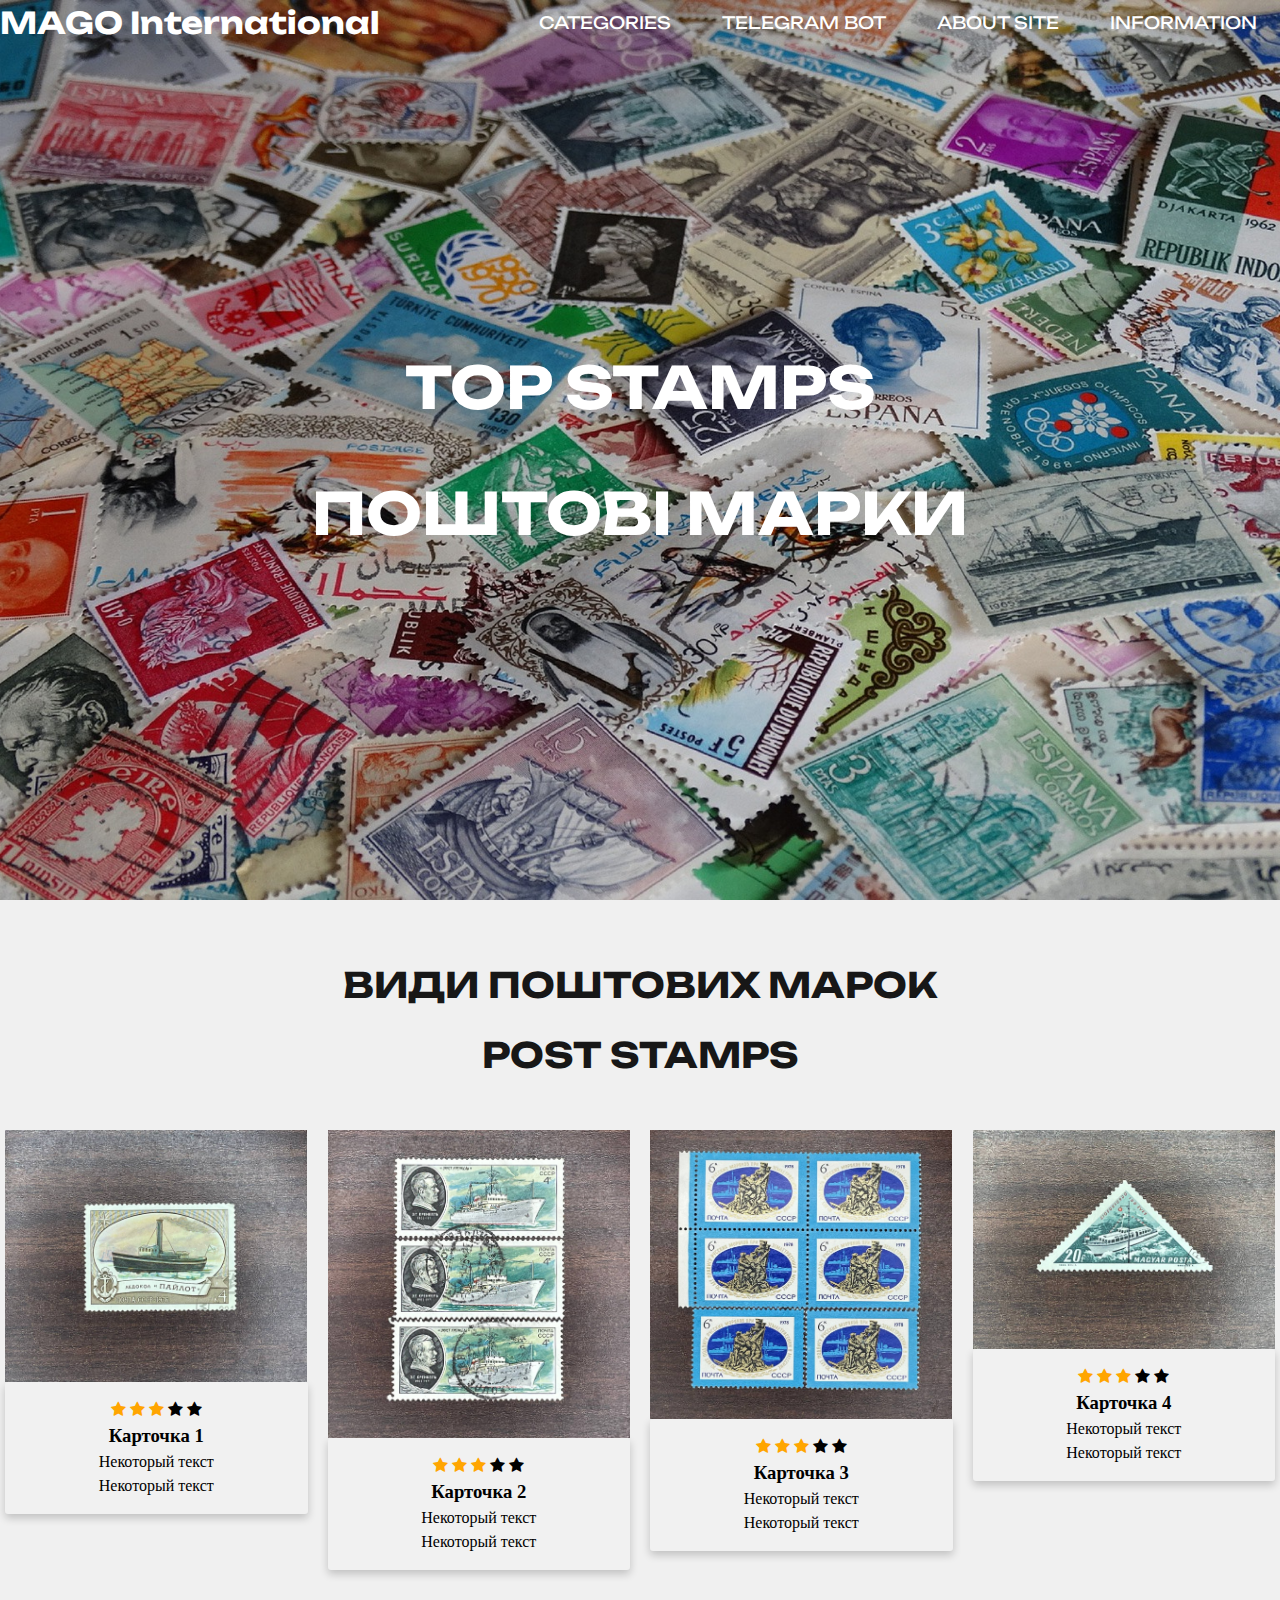
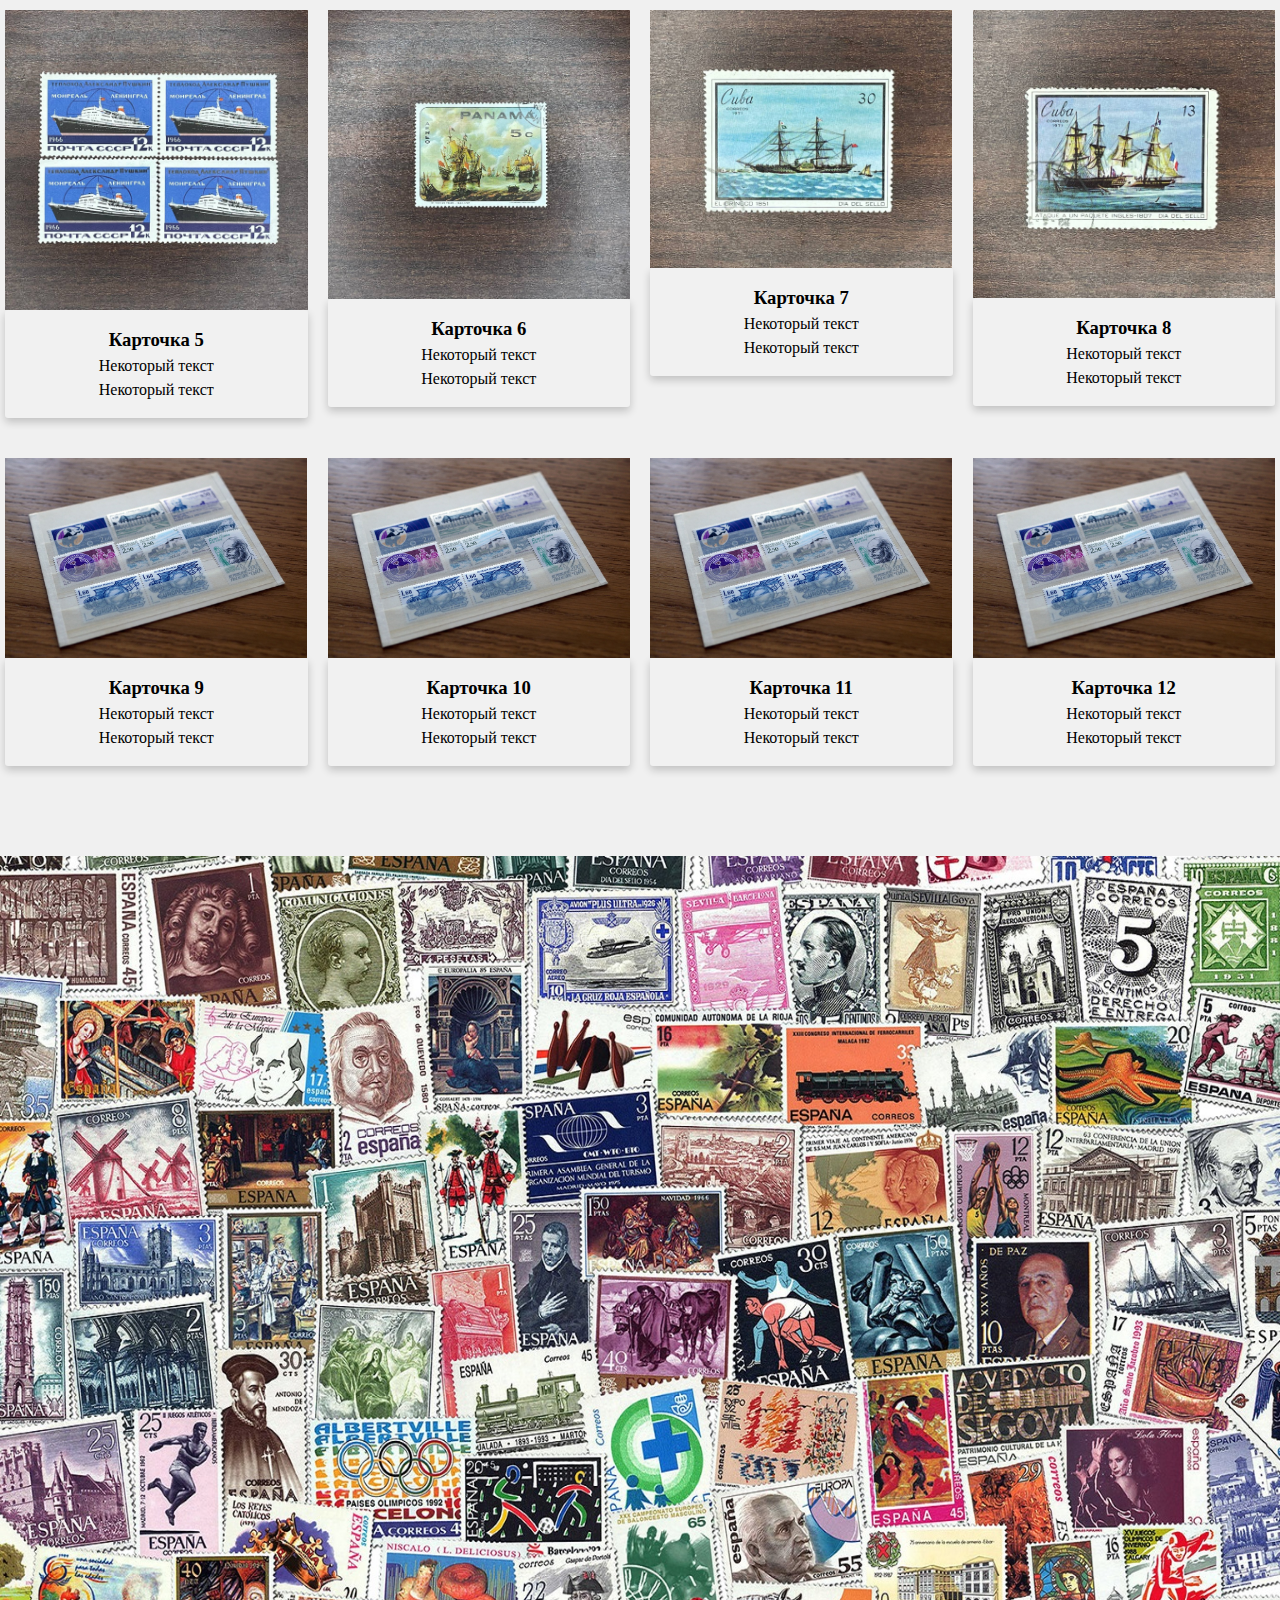
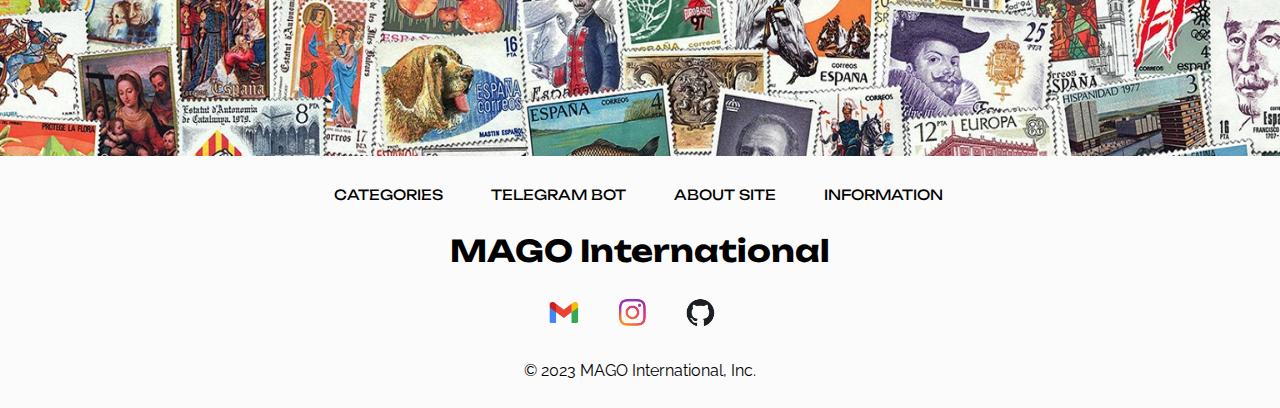
<file: index.html>
<!DOCTYPE html>
<html lang="en">
    <head>
        <meta charset="utf-8">

        <link rel="stylesheet" href="/ready-html/css/main.css">
        <link rel="stylesheet" href="style/style.css">


        <meta http-equiv="X-UA-Compatible" content="IE-edge">
        <meta name="viewport" content="width=device-width, initial-scale=1">



        <link rel="preconnect" href="https://fonts.googleapis.com">
        <link rel="preconnect" href="https://fonts.gstatic.com" crossorigin>
        <link href="https://fonts.googleapis.com/css2?family=Bebas+Neue&family=Raleway:wght@300&family=Unbounded:wght@500&display=swap" rel="stylesheet">



        <link rel="stylesheet" href="https://cdnjs.cloudflare.com/ajax/libs/font-awesome/4.7.0/css/font-awesome.min.css">

        <title>TesT Marok</title> 
    </head>
    <body>
        <header class="header">
            <div class="container">
                <div class="header__iner">
                    <div class="header__logo">MAGO International</div>

                    <nav class="nav">
                        <a href="/ready-html/index.html" class="nav__link btn_primary">Categories</a>
                        <a href="#" class="nav__link btn_primary">Telegram Bot</a>
                        <a href="#" class="nav__link btn_primary">About Site</a>
                        <a href="#" class="nav__link btn_primary">Information</a>
                    </nav>

                </div>
            </div>
        </header>

        <div class="intro">
            <div class="container">
                <div class="intro__inner">
                    <h1 class="intro__title">TOP STAMPS
                        <P class="intro__title_2">ПОШТОВІ МАРКИ</P>
                    </h1>

                </div>
            </div>
        </div>

        <section class="section">
            <div class="container">

                <div class="section__header">
                    <h1 class="section__logo">ВИДИ ПОШТОВИХ МАРОК
                        <p class="section__logo_2">POST STAMPS</p>
                    </h1>
                </div>
               
                <div class="row">
                    <div class="column">
                      <img src="img/photo_1_2023-01-01_18-55-32.jpg" alt="none">
                      <div class="card">
                        <span class="fa fa-star checked"></span>
                        <span class="fa fa-star checked"></span>
                        <span class="fa fa-star checked"></span>
                        <span class="fa fa-star"></span>
                        <span class="fa fa-star"></span>

                        <h3>Карточка 1</h3>
                        <p>Некоторый текст</p>
                        <p>Некоторый текст</p>
                      </div>
                    </div>
                  
                    <div class="column">
                      <img src="img/stamps1.jpg" alt="none">
                      <div class="card">
                        <span class="fa fa-star checked"></span>
                        <span class="fa fa-star checked"></span>
                        <span class="fa fa-star checked"></span>
                        <span class="fa fa-star"></span>
                        <span class="fa fa-star"></span>

                        <h3>Карточка 2</h3>
                        <p>Некоторый текст</p>
                        <p>Некоторый текст</p>
                      </div>
                    </div>
                    
                    <div class="column">
                        <img src="img/photo_3_2023-01-01_18-55-32.jpg" alt="none">
                      <div class="card">

                        <span class="fa fa-star checked"></span>
                        <span class="fa fa-star checked"></span>
                        <span class="fa fa-star checked"></span>
                        <span class="fa fa-star"></span>
                        <span class="fa fa-star"></span>

                        <h3>Карточка 3</h3>
                        <p>Некоторый текст</p>
                        <p>Некоторый текст</p>
                      </div>
                    </div>
                    
                    <div class="column">
                        <img src="img/photo_4_2023-01-01_18-55-32.jpg" alt="none">
                      <div class="card">

                        <span class="fa fa-star checked"></span>
                        <span class="fa fa-star checked"></span>
                        <span class="fa fa-star checked"></span>
                        <span class="fa fa-star"></span>
                        <span class="fa fa-star"></span>

                        <h3>Карточка 4</h3>
                        <p>Некоторый текст</p>
                        <p>Некоторый текст</p>
                      </div>
                    </div>
                  </div>

        

                  <div class="row">
                    <div class="column">
                        <img src="img/photo_5_2023-01-01_18-55-32.jpg" alt="none">
                      <div class="card">
                        <h3>Карточка 5</h3>
                        <p>Некоторый текст</p>
                        <p>Некоторый текст</p>
                      </div>
                    </div>
                  
                    <div class="column">
                        <img src="img/photo_6_2023-01-01_18-55-32.jpg" alt="none">
                      <div class="card">
                        <h3>Карточка 6</h3>
                        <p>Некоторый текст</p>
                        <p>Некоторый текст</p>
                      </div>
                    </div>
                    
                    <div class="column">
                        <img src="img/photo_1_2023-01-01_19-03-22.jpg" alt="none">
                      <div class="card">
                        <h3>Карточка 7</h3>
                        <p>Некоторый текст</p>
                        <p>Некоторый текст</p>
                      </div>
                    </div>
                    
                    <div class="column">
                        <img src="img/photo_2_2023-01-01_19-03-22.jpg" alt="none">
                      <div class="card">
                        <h3>Карточка 8</h3>
                        <p>Некоторый текст</p>
                        <p>Некоторый текст</p>
                      </div>
                    </div>
                  </div>

                  <div class="row">
                    <div class="column">
                        <img src="img/1145693_960_720.jpg" alt="none">
                      <div class="card">
                        <h3>Карточка 9</h3>
                        <p>Некоторый текст</p>
                        <p>Некоторый текст</p>
                      </div>
                    </div>
                  
                    <div class="column">
                        <img src="img/1145693_960_720.jpg" alt="none">
                      <div class="card">
                        <h3>Карточка 10</h3>
                        <p>Некоторый текст</p>
                        <p>Некоторый текст</p>
                      </div>
                    </div>
                    
                    <div class="column">
                        <img src="img/1145693_960_720.jpg" alt="none">
                      <div class="card">
                        <h3>Карточка 11</h3>
                        <p>Некоторый текст</p>
                        <p>Некоторый текст</p>
                      </div>
                    </div>
                    
                    <div class="column">
                        <img src="img/1145693_960_720.jpg" alt="none">
                      <div class="card">
                        <h3>Карточка 12</h3>
                        <p>Некоторый текст</p>
                        <p>Некоторый текст</p>
                      </div>
                    </div>
                  </div>
                          
    
                  


                </div>

               

        </section>

        <div class="section__2">
            <div class="section_2__container">
                <h1 class="section__2_title"></h1>
                
            </div>
        </div>


        <footer>

          <nav class="nav">
            <a href="/ready-html/index.html" class="nav__link">Categories</a>
            <a href="#" class="nav__link">Telegram Bot</a>
            <a href="#" class="nav__link">About Site</a>
            <a href="#" class="nav__link">Information</a>
         </nav>
            <div class="logo">
              <a href="/index.html" class="header__logo logo_2">MAGO International</a>
            </div>

            <div class="social">
                <a href="https://mail.google.com/mail/data/u/1/" class="social_logo"><img src="/img/social/Gmail.png" alt="Gmail"></a>
                <a href="#" class="social_logo"><img src="/img/social/Instagram.png" alt="Instagram"></a>
                <a href="#" class="social_logo"><img src="/img/social/GitHub.png" alt="GitHub"></a>
            </div>
            <p>© 2023 MAGO International, Inc.</p>
        </footer>
        

          
    <script src="js/script.js"></script>       
    </body>
</file>
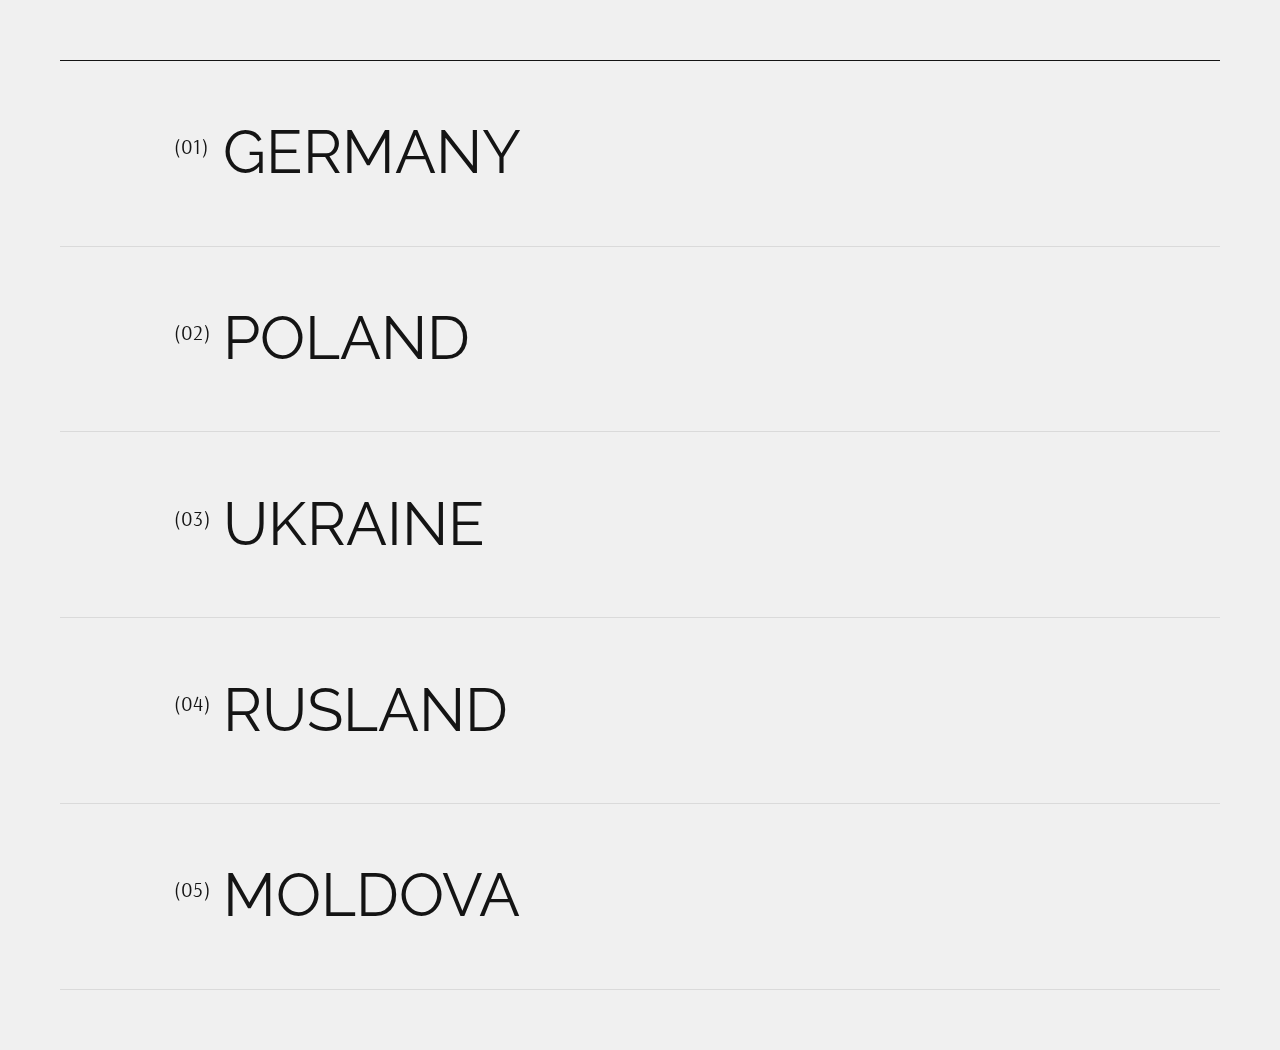
<file: ready-html/index.html>
<!DOCTYPE html>
<html lang="en">
<head>

	<meta charset="UTF-8">
	<meta http-equiv="X-UA-Compatible" content="IE=edge">
	<meta name="viewport" content="width=device-width, initial-scale=1.0">

	<link rel="preconnect" href="https://fonts.googleapis.com">
	<link rel="preconnect" href="https://fonts.gstatic.com" crossorigin>
	<link href="https://fonts.googleapis.com/css2?family=Bebas+Neue&family=Raleway:wght@300&family=Unbounded:wght@500&display=swap" rel="stylesheet">

	<title>CATEGORIES</title>

	<link rel="stylesheet" href="css/main.css">
	<script src="js/app.js" defer></script>

</head>
<body>

	<div class="magic-list">

		<!-- a.magic-list__item*5>div.magic-list__header+div.cursor>div.cursor__image[style="background-image: url(img/$.jpg)"] -->

		<a href="/categoties.html" class="magic-list__item">
			<div class="magic-list__header">GERMANY</div>
			<div class="cursor">
				<div class="cursor__image" style="background-image: url(img/1.jpg)"></div>
			</div>
		</a>
		<a href="/ready-html/3D-HTML/3d-poland.html" class="magic-list__item">
			<div class="magic-list__header">POLAND</div>
			<div class="cursor">
				<div class="cursor__image" style="background-image: url(img/2.jpg)"></div>
			</div>
		</a>
		<a href="#" class="magic-list__item">
			<div class="magic-list__header">UKRAINE</div>
			<div class="cursor">
				<div class="cursor__image" style="background-image: url(img/3.jpg)"></div>
			</div>
		</a>
		<a href="#" class="magic-list__item">
			<div class="magic-list__header">RUSLAND</div>
			<div class="cursor">
				<div class="cursor__image" style="background-image: url(img/4.jpg)"></div>
			</div>
		</a>
		<a href="#" class="magic-list__item">
			<div class="magic-list__header">MOLDOVA</div>
			<div class="cursor">
				<div class="cursor__image" style="background-image: url(img/5.jpg)"></div>
			</div>
		</a>

	</div>

</body>
</html>
</file>
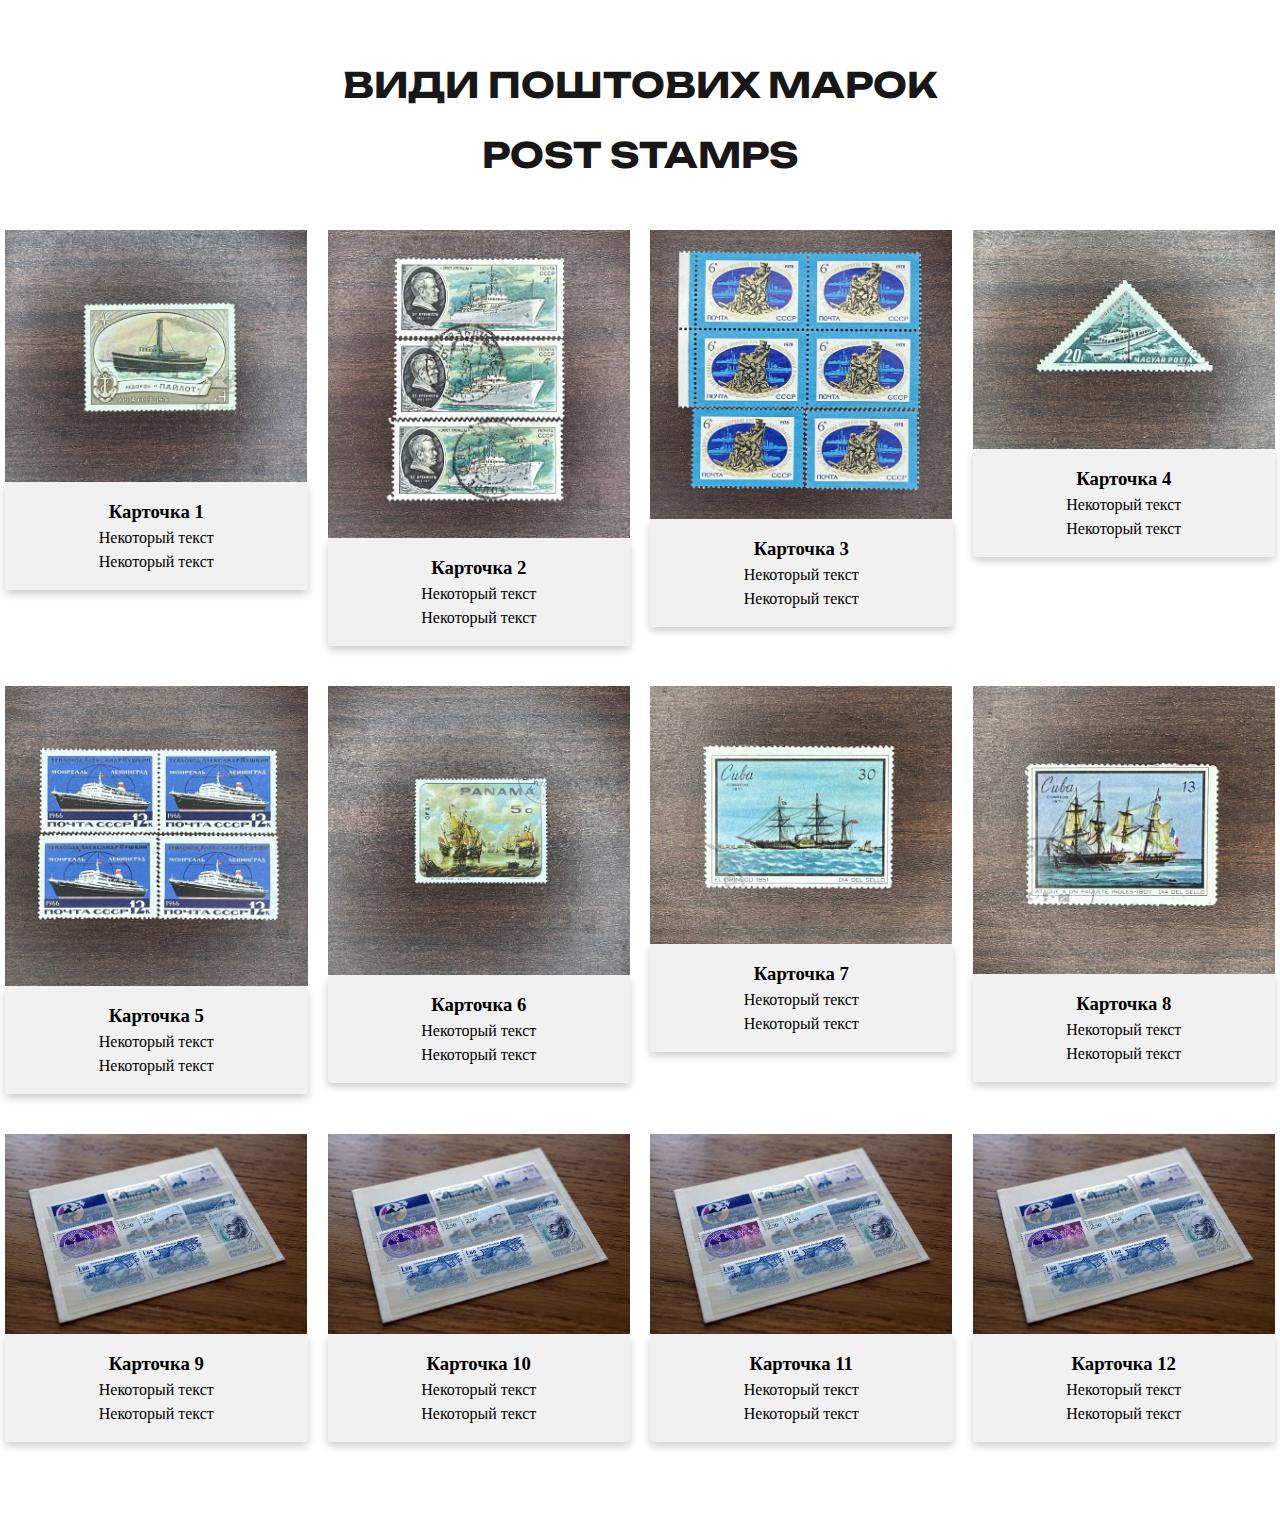
<file: categoties.html>
<!DOCTYPE html>
<html lang="en">
  <head>
    <meta charset="utf-8">
    <meta http-equiv="X-UA-Compatible" content="IE-edge">
    <meta name="viewport" content="width=device-width, initial-scale=1">
    <link rel="stylesheet" href="style/categories.css">

    <link rel="preconnect" href="https://fonts.googleapis.com">
    <link rel="preconnect" href="https://fonts.gstatic.com" crossorigin>
    <link href="https://fonts.googleapis.com/css2?family=Bebas+Neue&family=Raleway:wght@300&family=Unbounded:wght@500&display=swap" rel="stylesheet">

    <title>Categories</title> 
  </head>
<body>

    <section class="section">
        <div class="container">

            <div class="section__header">
                <h1 class="section__logo">ВИДИ ПОШТОВИХ МАРОК
                    <p class="section__logo_2">POST STAMPS</p>
                </h1>
            </div>
           
            <div class="row">
                <div class="column">
                    <img src="img/photo_1_2023-01-01_18-55-32.jpg" alt="none">
                  <div class="card">

                    <span class="fa fa-star checked"></span>
                    <span class="fa fa-star checked"></span>
                    <span class="fa fa-star checked"></span>
                    <span class="fa fa-star"></span>
                    <span class="fa fa-star"></span>

                    <h3>Карточка 1</h3>
                    <p>Некоторый текст</p>
                    <p>Некоторый текст</p>
                  </div>
                </div>
              
                <div class="column">
                    <img src="img/stamps1.jpg" alt="none">
                  <div class="card">

                    <span class="fa fa-star checked"></span>
                    <span class="fa fa-star checked"></span>
                    <span class="fa fa-star checked"></span>
                    <span class="fa fa-star"></span>
                    <span class="fa fa-star"></span>

                    <h3>Карточка 2</h3>
                    <p>Некоторый текст</p>
                    <p>Некоторый текст</p>
                  </div>
                </div>
                
                <div class="column">
                    <img src="img/photo_3_2023-01-01_18-55-32.jpg" alt="none">
                  <div class="card">

                    <span class="fa fa-star checked"></span>
                    <span class="fa fa-star checked"></span>
                    <span class="fa fa-star checked"></span>
                    <span class="fa fa-star"></span>
                    <span class="fa fa-star"></span>

                    <h3>Карточка 3</h3>
                    <p>Некоторый текст</p>
                    <p>Некоторый текст</p>
                  </div>
                </div>
                
                <div class="column">
                    <img src="img/photo_4_2023-01-01_18-55-32.jpg" alt="none">
                  <div class="card">

                    <span class="fa fa-star checked"></span>
                    <span class="fa fa-star checked"></span>
                    <span class="fa fa-star checked"></span>
                    <span class="fa fa-star"></span>
                    <span class="fa fa-star"></span>

                    <h3>Карточка 4</h3>
                    <p>Некоторый текст</p>
                    <p>Некоторый текст</p>
                  </div>
                </div>
              </div>

    

              <div class="row">
                <div class="column">
                    <img src="img/photo_5_2023-01-01_18-55-32.jpg" alt="none">
                  <div class="card">
                    <h3>Карточка 5</h3>
                    <p>Некоторый текст</p>
                    <p>Некоторый текст</p>
                  </div>
                </div>
              
                <div class="column">
                    <img src="img/photo_6_2023-01-01_18-55-32.jpg" alt="none">
                  <div class="card">
                    <h3>Карточка 6</h3>
                    <p>Некоторый текст</p>
                    <p>Некоторый текст</p>
                  </div>
                </div>
                
                <div class="column">
                    <img src="img/photo_1_2023-01-01_19-03-22.jpg" alt="none">
                  <div class="card">
                    <h3>Карточка 7</h3>
                    <p>Некоторый текст</p>
                    <p>Некоторый текст</p>
                  </div>
                </div>
                
                <div class="column">
                    <img src="img/photo_2_2023-01-01_19-03-22.jpg" alt="none">
                  <div class="card">
                    <h3>Карточка 8</h3>
                    <p>Некоторый текст</p>
                    <p>Некоторый текст</p>
                  </div>
                </div>
              </div>

              <div class="row">
                <div class="column">
                    <img src="img/1145693_960_720.jpg" alt="none">
                  <div class="card">
                    <h3>Карточка 9</h3>
                    <p>Некоторый текст</p>
                    <p>Некоторый текст</p>
                  </div>
                </div>
              
                <div class="column">
                    <img src="img/1145693_960_720.jpg" alt="none">
                  <div class="card">
                    <h3>Карточка 10</h3>
                    <p>Некоторый текст</p>
                    <p>Некоторый текст</p>
                  </div>
                </div>
                
                <div class="column">
                    <img src="img/1145693_960_720.jpg" alt="none">
                  <div class="card">
                    <h3>Карточка 11</h3>
                    <p>Некоторый текст</p>
                    <p>Некоторый текст</p>
                  </div>
                </div>
                
                <div class="column">
                    <img src="img/1145693_960_720.jpg" alt="none">
                  <div class="card">
                    <h3>Карточка 12</h3>
                    <p>Некоторый текст</p>
                    <p>Некоторый текст</p>
                  </div>
                </div>
              </div>

        </div>
    </section>
    




</body>


</html>
</file>
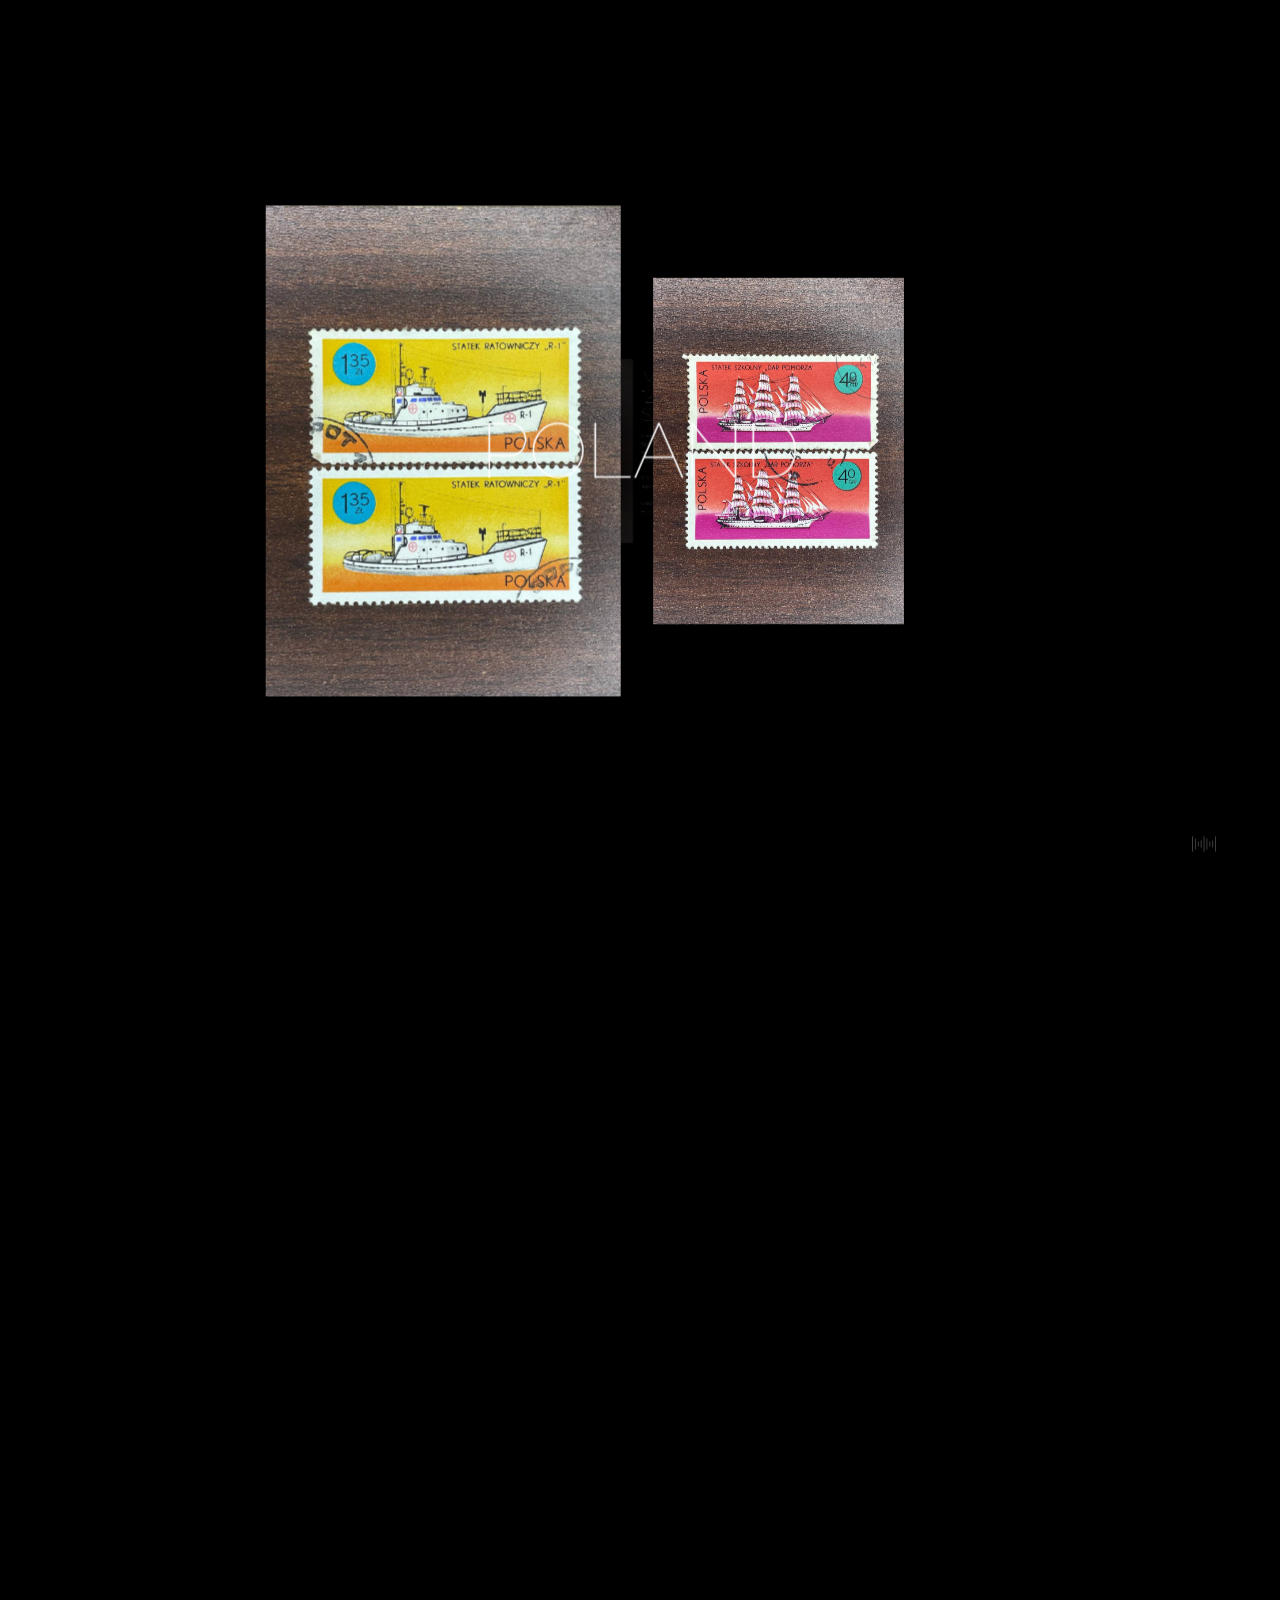
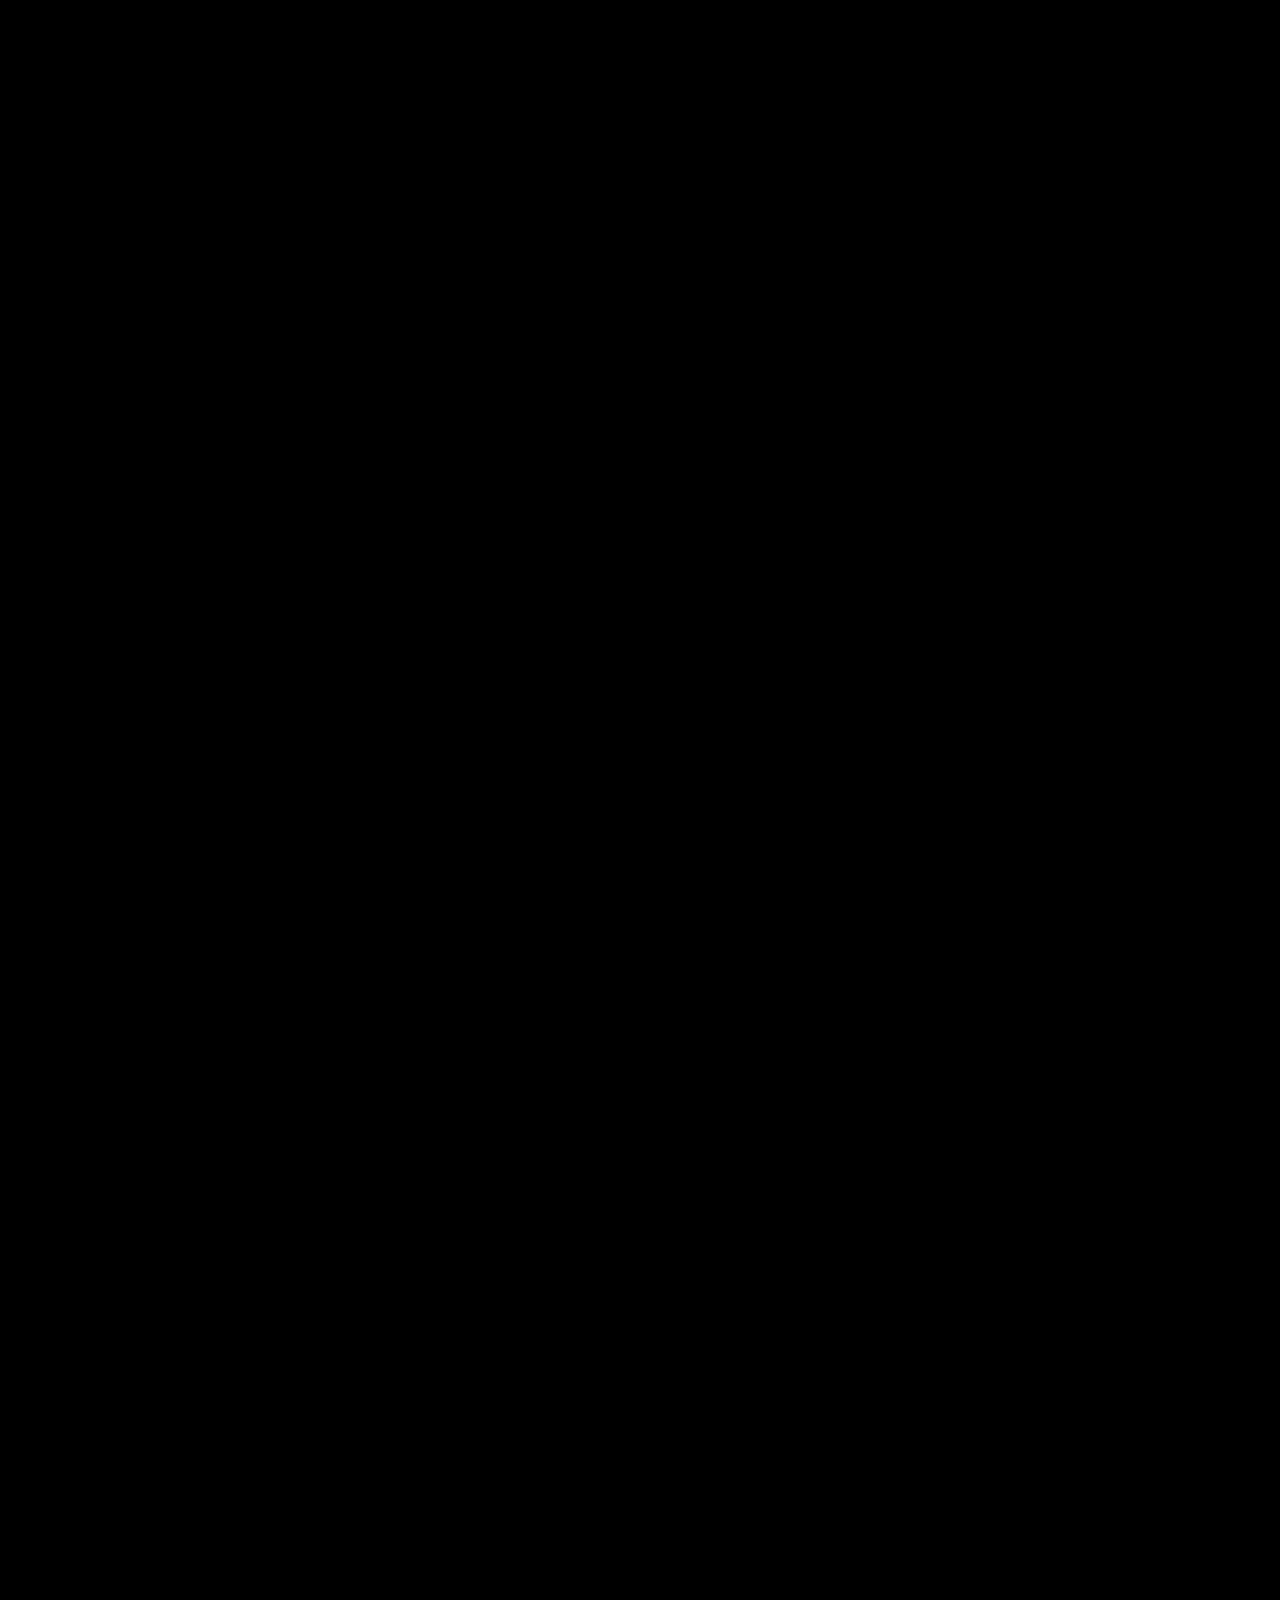
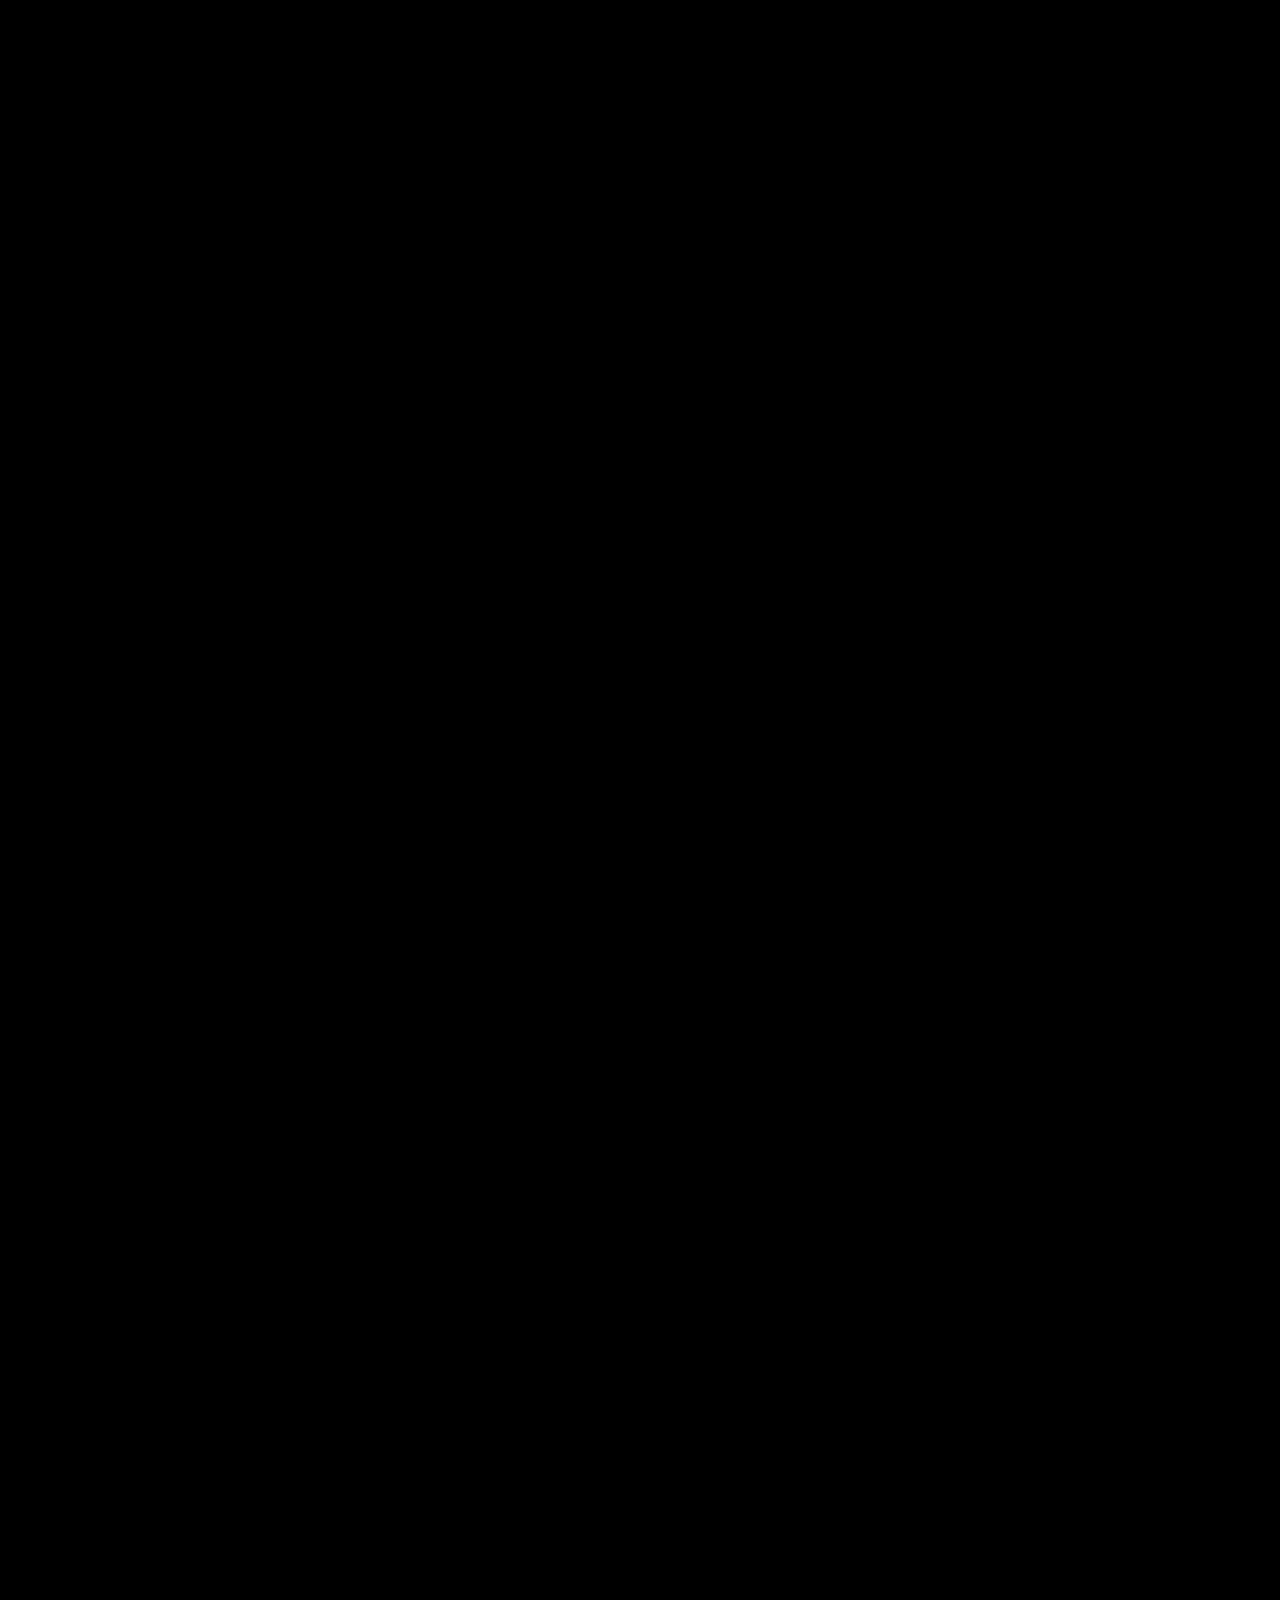
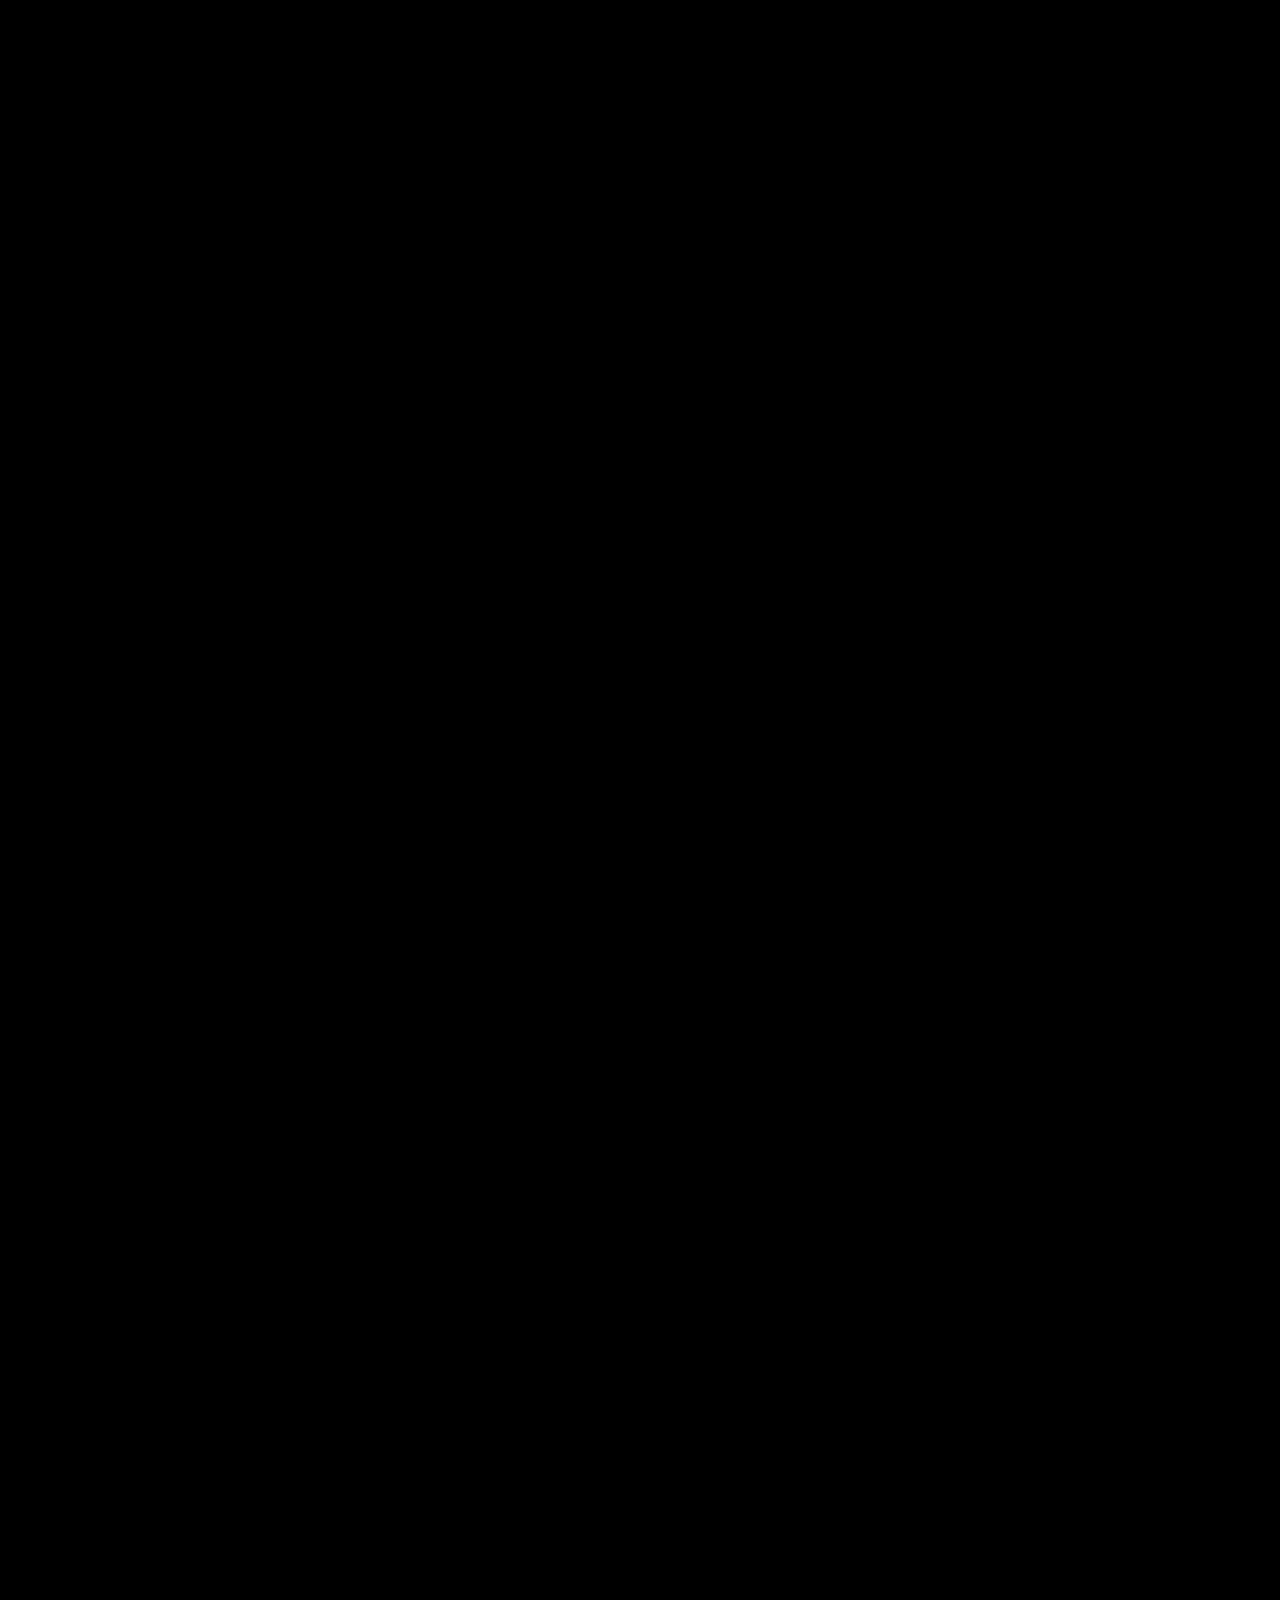
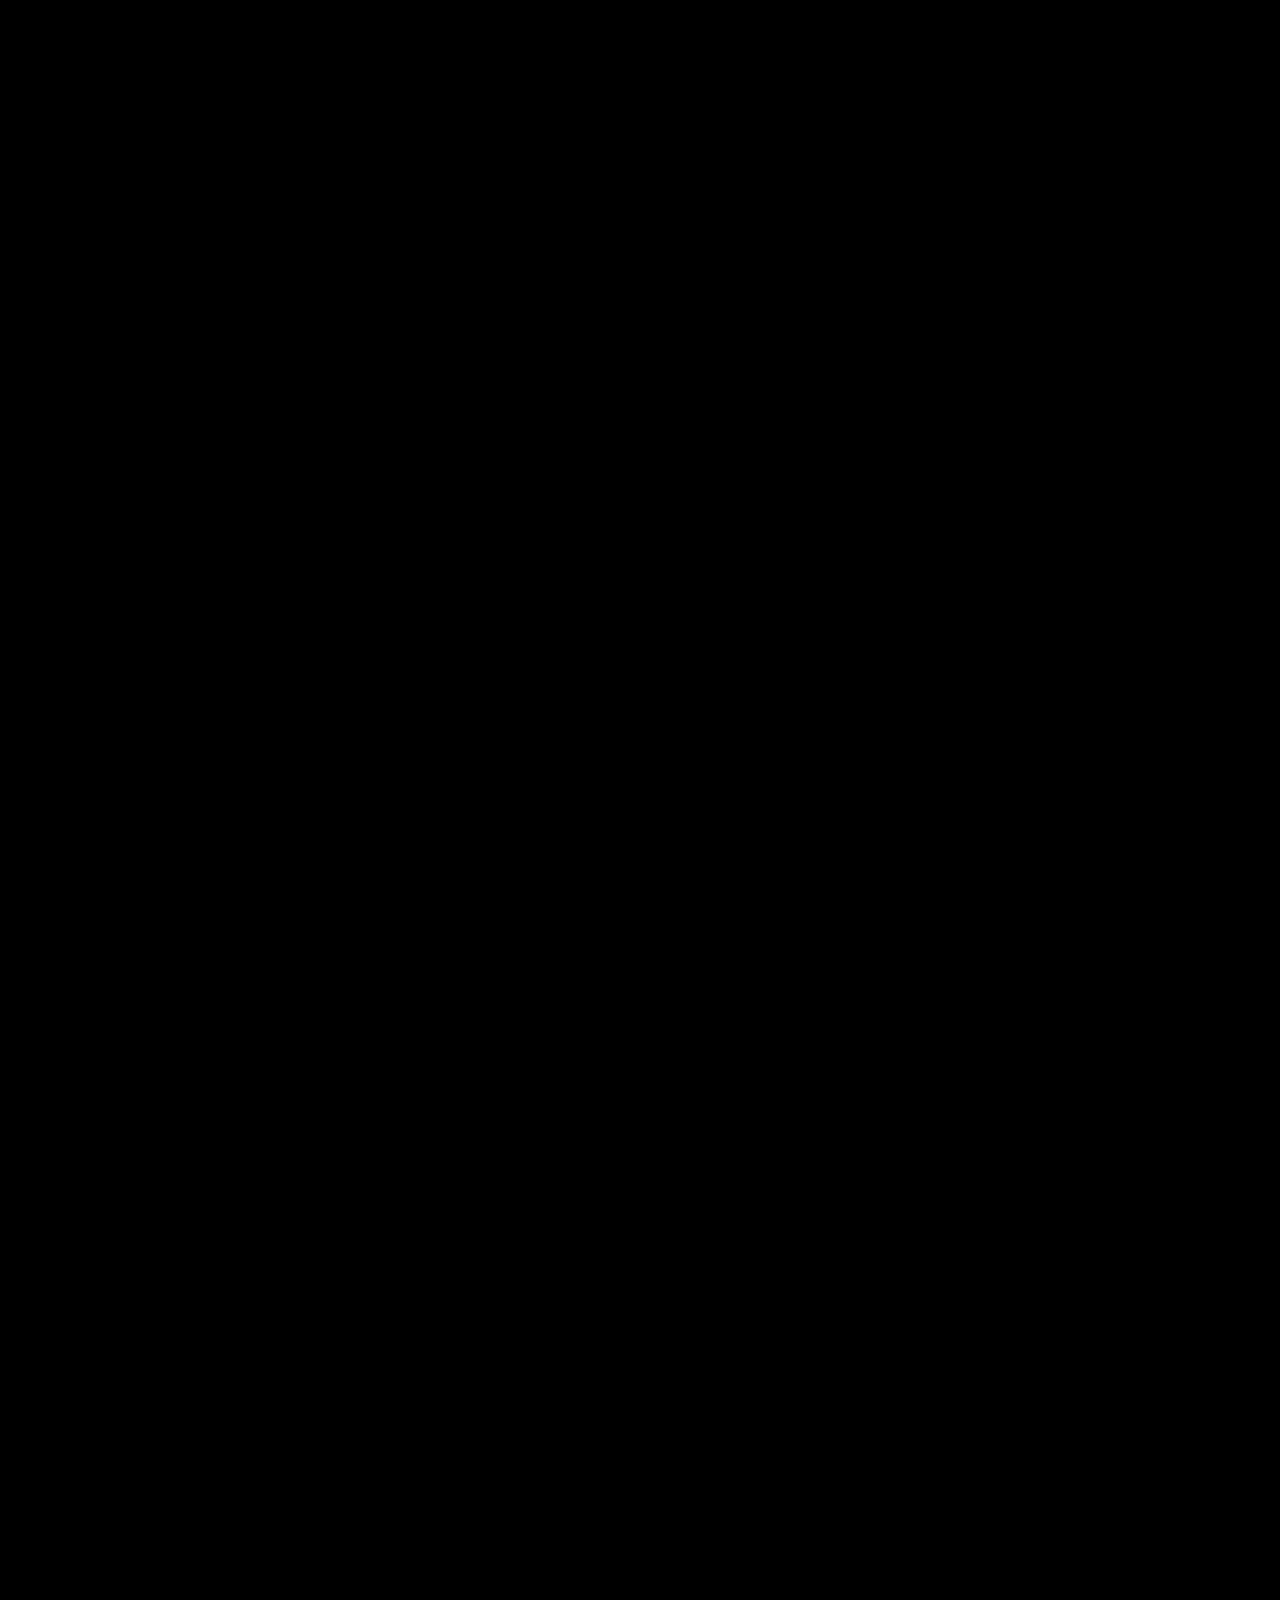
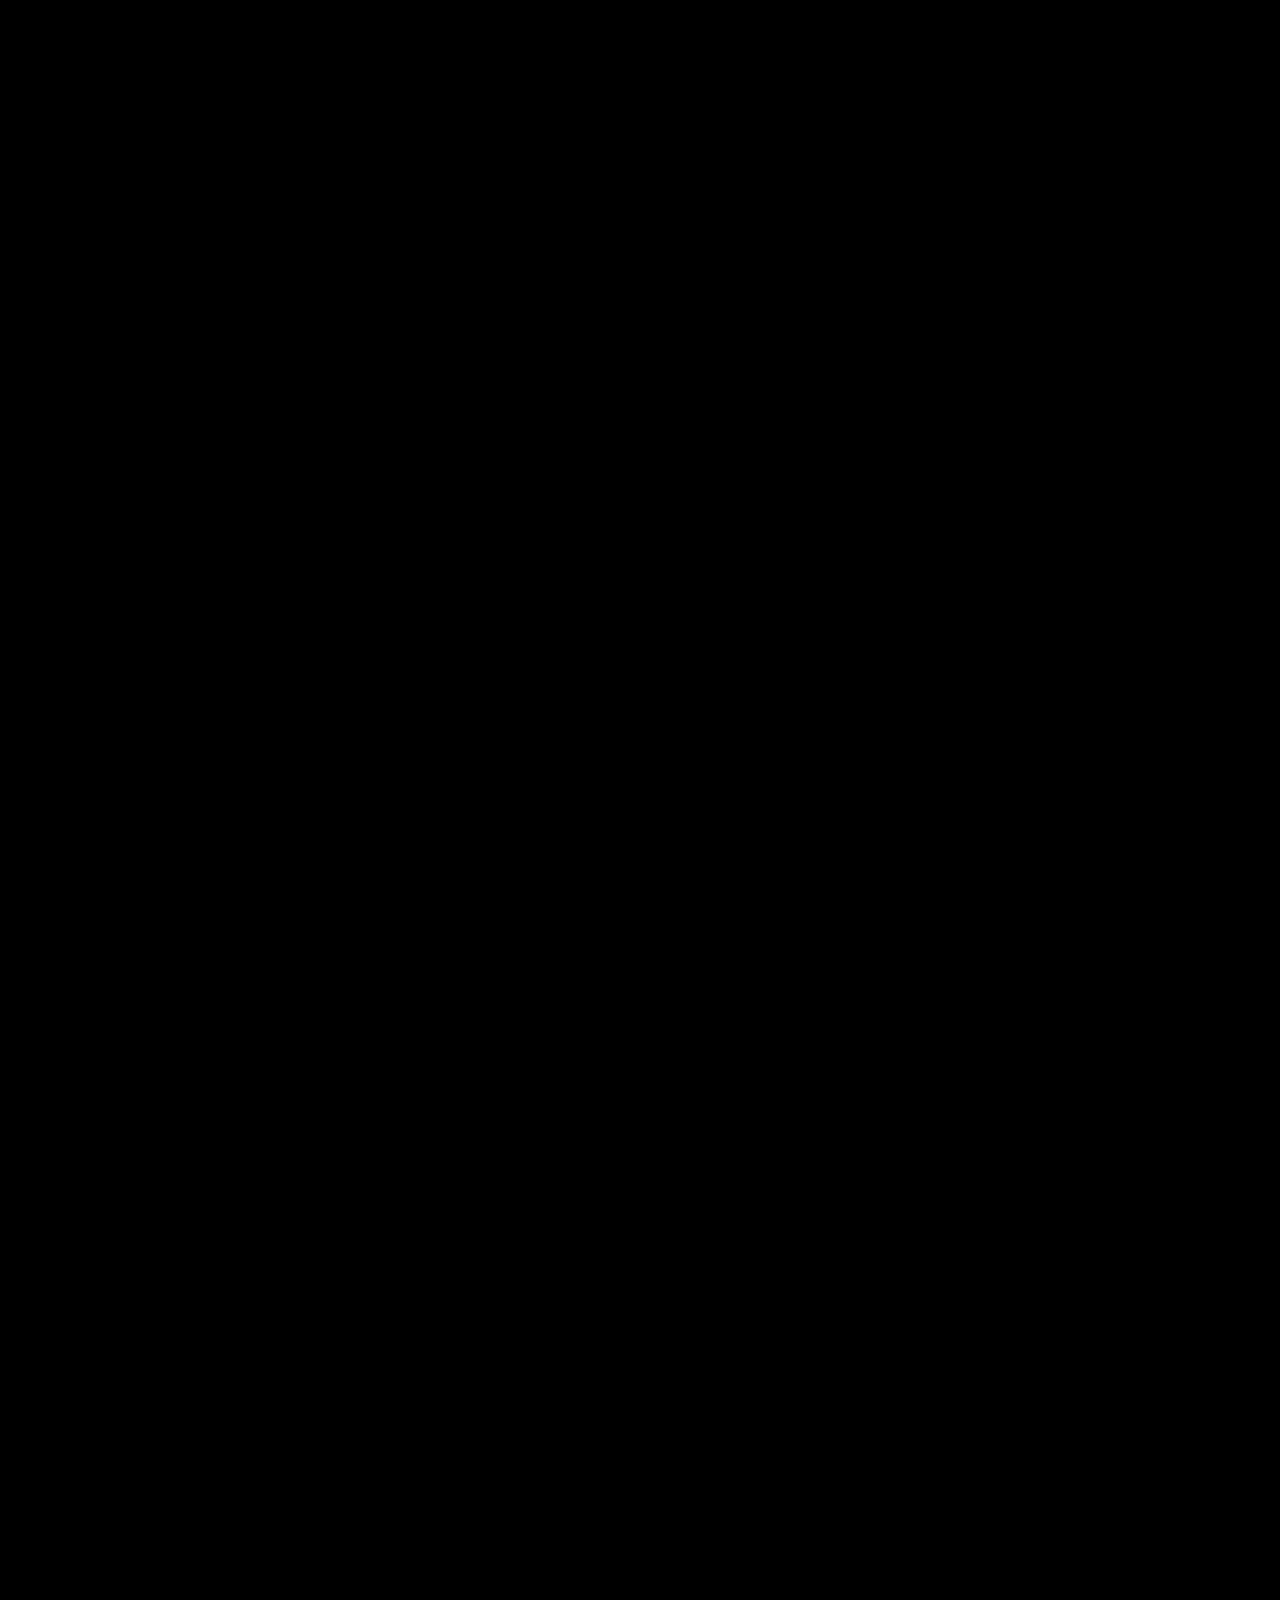
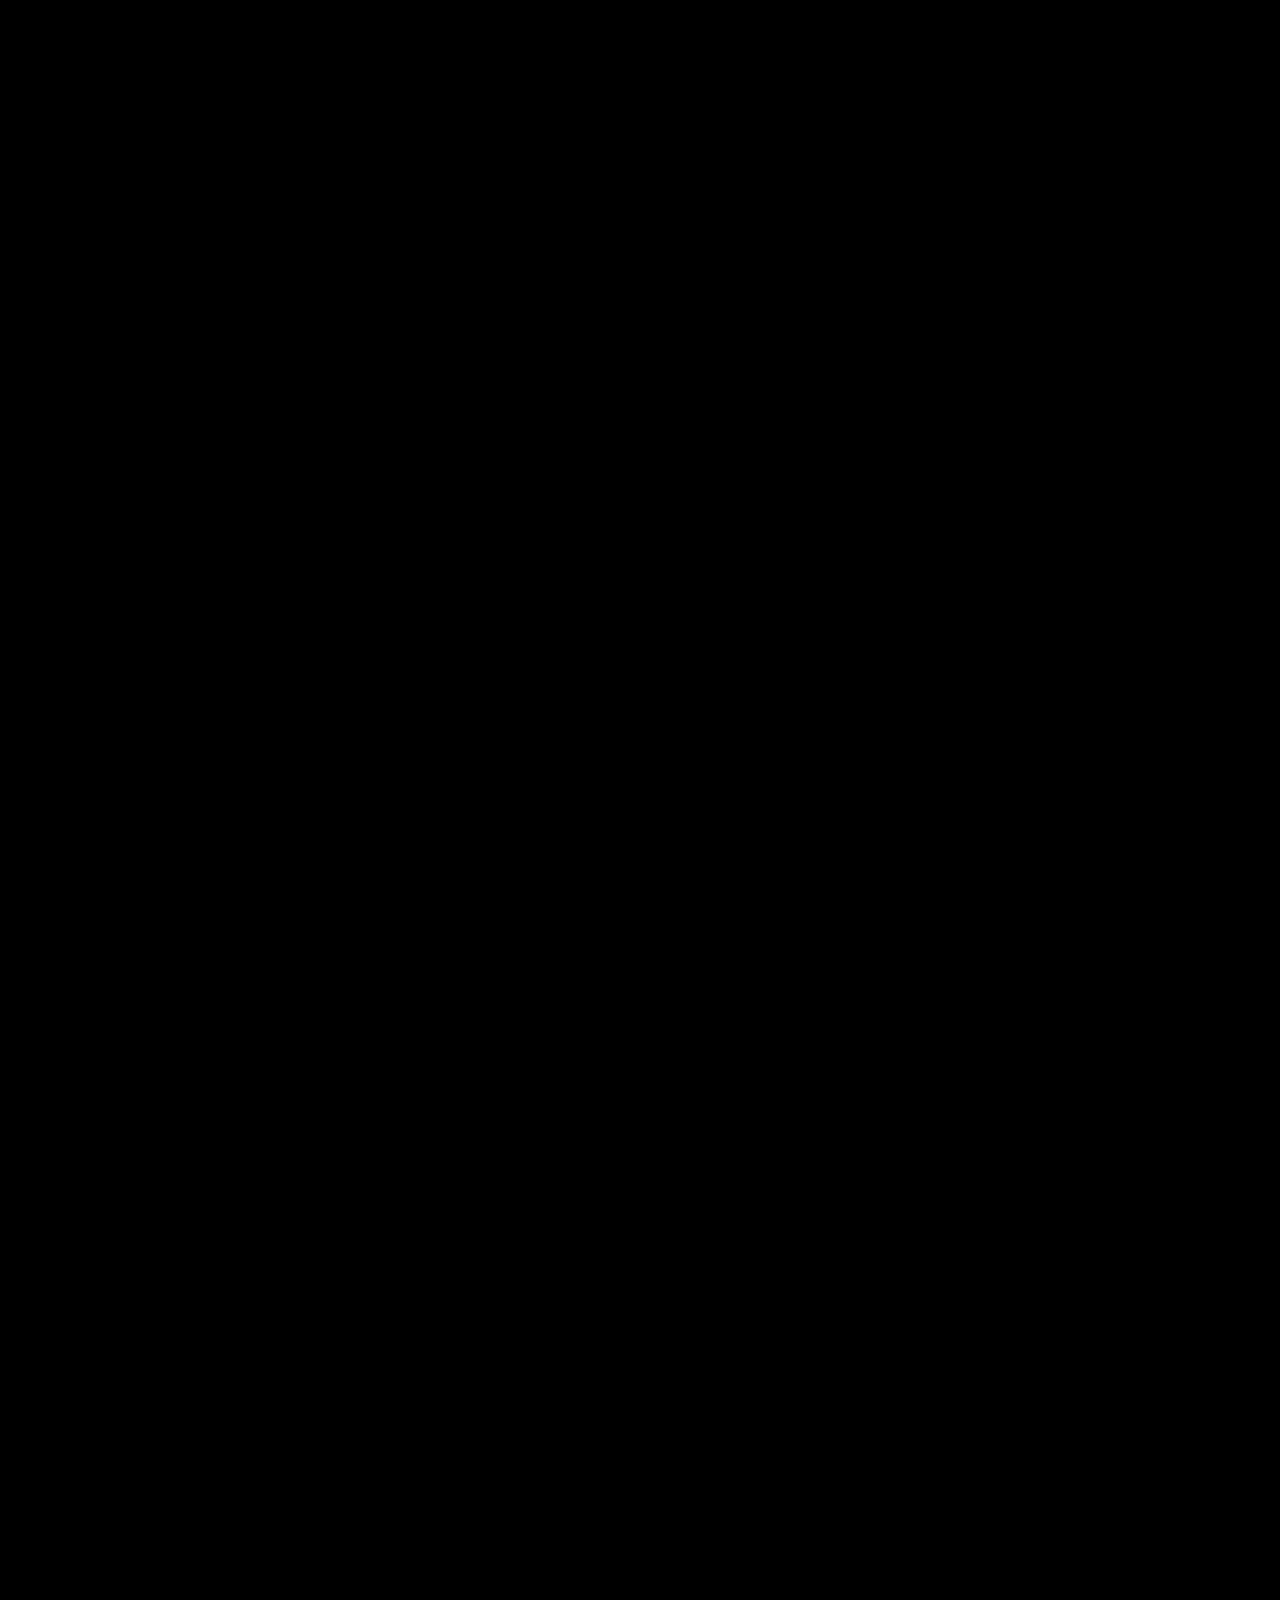
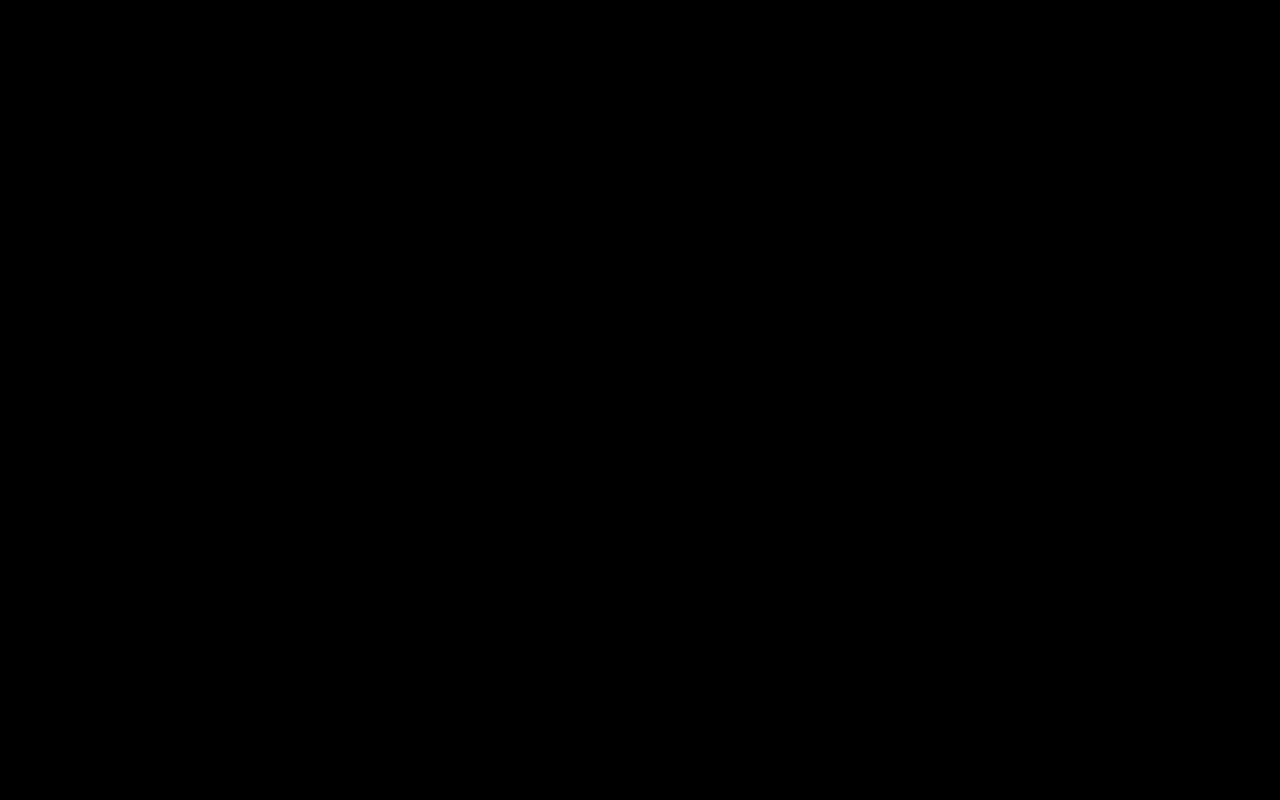
<file: ready-html/3D-HTML/3d-poland.html>
<!DOCTYPE html>
<html lang="en">
<head>
	<meta charset="UTF-8">
	<meta http-equiv="X-UA-Compatible" content="IE=edge">
	<meta name="viewport" content="width=device-width, initial-scale=1.0">
	<title>Poland</title>

	<link rel="stylesheet" href="css/main.css">
	<script src="js/app.js" defer></script>

</head>
<body>

	<div class="container">
		<section class="gallery">

			<div class="frame">
				<div class="frame__content">
					<h2>POLAND</h2>
				</div>
			</div>

			<div class="frame">
				<div class="frame__content">
					<div class="frame-media frame-media_left" style="background-image: url(images/1.jpg)"></div>
				</div>
			</div>

			<div class="frame frame_bg">
				<div class="frame__content">
					<div class="frame-media frame-media_right" style="background-image: url(images/2.jpg)"></div>
				</div>
			</div>

			<div class="frame"></div>

			<div class="frame">
				<div class="frame__content text-right">
					<h3>Masowiec "Ziemia Szczecińska"</h3>
					<p>Country of publication: Polish People's Republic<br>Країна видання: Польська Народна Республіка</br> 
						Release date: 20.02.1971
						<br>Дата випуску: 20.02.1971</br>
						<br>Circulation: 4,126,000<br>Тираж: 4 126 000</br>
						<br>Denomination: 1.50 zlotys - Polish zloty<br>Номінал: 1,50 злотих - польський злотий</br></br></br>
					</p>
				</div>
			</div>

			<div class="frame frame_bg">
				<div class="frame__content">
					<div class="frame-media frame-media_left" style="background-image: url(images/3.jpg)"></div>
				</div>
			</div>

			<div class="frame"></div>

			<div class="frame frame_bg">
				<div class="frame__content">
					<div class="frame-media frame-media_right" style="background-image: url(images/4.jpg)"></div>
				</div>
			</div>

			<div class="frame"></div>

			<div class="frame">
				<div class="frame__content text-left">
					<h3>Beskidy zbiornikowiec</h3>
					<p>Country of publication: Polish People's Republic<br>Країна видання: Польська Народна Республіка</br> 
						Release date: 20.02.1971
						<br>Дата випуску: 20.02.1971</br>
						<br>Circulation: 2,452,000<br>Тираж: 2 452 000</br>
						<br>Denomination: 2.50 zlotys - Polish zloty<br>Номінал: 2.50 злотих - польський злотий</br></br></br>
					</p>
				</div>
			</div>

			<div class="frame frame_bg">
				<div class="frame__content">
					<div class="frame-media frame-media_right" style="background-image: url(images/5.jpg)"></div>
				</div>
			</div>

			<div class="frame">
				<div class="frame__content">
					<div class="frame-media frame-media_left" style="background-image: url(images/6.jpg)"></div>
				</div>
			</div>

			<div class="frame"></div>
			<div class="frame"></div>

			<div class="frame frame_bg">
				<div class="frame__content">
					<div class="frame-media frame-media_right" style="background-image: url(images/7.jpg)"></div>
				</div>
			</div>
			<div class="frame">
				<div class="frame__content text-right">
					<h3>Statek skandynawski IX W</h3>
					<p>Country of publication: Polish People's Republic<br>Країна видання: Польська Народна Республіка</br> 
						Release date: 05.04.1963
						<br>Дата випуску: 05.04.1963</br>
						<br>Circulation: 221,010,000<br>Тираж: 221 010 000</br>
						<br>Denomination: 40 gros - Polish gros<br>Номінал: 40 грош - польський грош</br></br></br>
					</p>
				</div>
			</div>

			<div class="frame frame_bg">
				<div class="frame__content">
					<div class="frame-media frame-media_left" style="background-image: url(images/8.jpg)"></div>
				</div>
			</div>


			<div class="frame frame_bg">
				<div class="frame__content">
					<div class="frame-media frame-media_right" style="background-image: url(images/9.jpg)"></div>
				</div>
			</div>
 
			<div class="frame"></div>
			<div class="frame"></div>


                














			<div class="frame">
				<div class="frame__content">
					<h2>POLAND</h2>
				</div>
			</div>

			<div class="frame">
				<div class="frame__content">
					<div class="frame-media frame-media_left" style="background-image: url(images/1.jpg)"></div>
				</div>
			</div>

			<div class="frame frame_bg">
				<div class="frame__content">
					<div class="frame-media frame-media_right" style="background-image: url(images/2.jpg)"></div>
				</div>
			</div>

			<div class="frame"></div>

			<div class="frame">
				<div class="frame__content text-right">
					<h3>Masowiec "Ziemia Szczecińska"</h3>
					<p>Country of publication: Polish People's Republic<br>Країна видання: Польська Народна Республіка</br> 
						Release date: 20.02.1971
						<br>Дата випуску: 20.02.1971</br>
						<br>Circulation: 4,126,000<br>Тираж: 4 126 000</br>
						<br>Denomination: 1.50 zlotys - Polish zloty<br>Номінал: 1,50 злотих - польський злотий</br></br></br>
					</p>
				</div>
			</div>

			<div class="frame frame_bg">
				<div class="frame__content">
					<div class="frame-media frame-media_left" style="background-image: url(images/3.jpg)"></div>
				</div>
			</div>

			<div class="frame"></div>

			<div class="frame frame_bg">
				<div class="frame__content">
					<div class="frame-media frame-media_right" style="background-image: url(images/4.jpg)"></div>
				</div>
			</div>

			<div class="frame"></div>

			<div class="frame">
				<div class="frame__content text-left">
					<h3>Beskidy zbiornikowiec</h3>
					<p>Country of publication: Polish People's Republic<br>Країна видання: Польська Народна Республіка</br> 
						Release date: 20.02.1971
						<br>Дата випуску: 20.02.1971</br>
						<br>Circulation: 2,452,000<br>Тираж: 2 452 000</br>
						<br>Denomination: 2.50 zlotys - Polish zloty<br>Номінал: 2.50 злотих - польський злотий</br></br></br>
					</p>
				</div>
			</div>

			<div class="frame frame_bg">
				<div class="frame__content">
					<div class="frame-media frame-media_right" style="background-image: url(images/5.jpg)"></div>
				</div>
			</div>

			<div class="frame">
				<div class="frame__content">
					<div class="frame-media frame-media_left" style="background-image: url(images/6.jpg)"></div>
				</div>
			</div>

			<div class="frame"></div>
			<div class="frame"></div>

			<div class="frame frame_bg">
				<div class="frame__content">
					<div class="frame-media frame-media_right" style="background-image: url(images/7.jpg)"></div>
				</div>
			</div>
			<div class="frame">
				<div class="frame__content text-right">
					<h3>Statek skandynawski IX W</h3>
					<p>Country of publication: Polish People's Republic<br>Країна видання: Польська Народна Республіка</br> 
						Release date: 05.04.1963
						<br>Дата випуску: 05.04.1963</br>
						<br>Circulation: 221,010,000<br>Тираж: 221 010 000</br>
						<br>Denomination: 40 gros - Polish gros<br>Номінал: 40 грош - польський грош</br></br></br>
					</p>
				</div>
			</div>

			<div class="frame frame_bg">
				<div class="frame__content">
					<div class="frame-media frame-media_left" style="background-image: url(images/8.jpg)"></div>
				</div>
			</div>


			<div class="frame frame_bg">
				<div class="frame__content">
					<div class="frame-media frame-media_right" style="background-image: url(images/9.jpg)"></div>
				</div>
			</div>
 
			<div class="frame"></div>
			<div class="frame"></div>

























                   
			<div class="frame">
				<div class="frame__content">
					<h2>POLAND</h2>
				</div>
			</div>

			<div class="frame">
				<div class="frame__content">
					<div class="frame-media frame-media_left" style="background-image: url(images/1.jpg)"></div>
				</div>
			</div>

			<div class="frame frame_bg">
				<div class="frame__content">
					<div class="frame-media frame-media_right" style="background-image: url(images/2.jpg)"></div>
				</div>
			</div>

			<div class="frame"></div>

			<div class="frame">
				<div class="frame__content text-right">
					<h3>Masowiec "Ziemia Szczecińska"</h3>
					<p>Country of publication: Polish People's Republic<br>Країна видання: Польська Народна Республіка</br> 
						Release date: 20.02.1971
						<br>Дата випуску: 20.02.1971</br>
						<br>Circulation: 4,126,000<br>Тираж: 4 126 000</br>
						<br>Denomination: 1.50 zlotys - Polish zloty<br>Номінал: 1,50 злотих - польський злотий</br></br></br>
					</p>
				</div>
			</div>

			<div class="frame frame_bg">
				<div class="frame__content">
					<div class="frame-media frame-media_left" style="background-image: url(images/3.jpg)"></div>
				</div>
			</div>

			<div class="frame"></div>

			<div class="frame frame_bg">
				<div class="frame__content">
					<div class="frame-media frame-media_right" style="background-image: url(images/4.jpg)"></div>
				</div>
			</div>

			<div class="frame"></div>

			<div class="frame">
				<div class="frame__content text-left">
					<h3>Beskidy zbiornikowiec</h3>
					<p>Country of publication: Polish People's Republic<br>Країна видання: Польська Народна Республіка</br> 
						Release date: 20.02.1971
						<br>Дата випуску: 20.02.1971</br>
						<br>Circulation: 2,452,000<br>Тираж: 2 452 000</br>
						<br>Denomination: 2.50 zlotys - Polish zloty<br>Номінал: 2.50 злотих - польський злотий</br></br></br>
					</p>
				</div>
			</div>

			<div class="frame frame_bg">
				<div class="frame__content">
					<div class="frame-media frame-media_right" style="background-image: url(images/5.jpg)"></div>
				</div>
			</div>

			<div class="frame">
				<div class="frame__content">
					<div class="frame-media frame-media_left" style="background-image: url(images/6.jpg)"></div>
				</div>
			</div>

			<div class="frame"></div>
			<div class="frame"></div>

			<div class="frame frame_bg">
				<div class="frame__content">
					<div class="frame-media frame-media_right" style="background-image: url(images/7.jpg)"></div>
				</div>
			</div>
			<div class="frame">
				<div class="frame__content text-right">
					<h3>Statek skandynawski IX W</h3>
					<p>Country of publication: Polish People's Republic<br>Країна видання: Польська Народна Республіка</br> 
						Release date: 05.04.1963
						<br>Дата випуску: 05.04.1963</br>
						<br>Circulation: 221,010,000<br>Тираж: 221 010 000</br>
						<br>Denomination: 40 gros - Polish gros<br>Номінал: 40 грош - польський грош</br></br></br>
					</p>
				</div>
			</div>

			<div class="frame frame_bg">
				<div class="frame__content">
					<div class="frame-media frame-media_left" style="background-image: url(images/8.jpg)"></div>
				</div>
			</div>


			<div class="frame frame_bg">
				<div class="frame__content">
					<div class="frame-media frame-media_right" style="background-image: url(images/9.jpg)"></div>
				</div>
			</div>
 
			<div class="frame"></div>
			<div class="frame"></div>

















		</section>




            







	</div>

	<img class="soundbutton paused" src="images/sound.gif" alt="Alt">
	<audio class="audio" src="media/ambient.mp3" loop></audio>

</body>
</html>
</file>
<file: ready-html/css/main.css>
* {
	margin: 0;
	padding: 0;
	box-sizing: border-box;
}
:root {
	--black: #141414;
	--index: calc(1vw + 1vh);
	--transition: 1.25s cubic-bezier(.2, .5, 0, 1);
	--transition-cursor: 2s cubic-bezier(.05, .5, 0, 1);
}
@font-face {
	font-family: arsenal_f;
	src: url(../fonts/arsenal-regular.woff2);
}
body {
	background-color: #f0f0f0;
}
.magic-list {
	font-family: arsenal_f, sans-serif;
	font-size: calc(var(--index) * 2.75);
	padding: calc(var(--index) * 2.75);
}
.magic-list__item {
	cursor: none;
	color: var(--black);
	text-decoration: none;
	display: block;
	line-height: .9;
	padding: calc(var(--index) * 3) calc(var(--index) * 7.5);
	border-bottom: 1px solid rgb(0 0 0 / .09);
	counter-increment: my-counter;
}
.magic-list__item:first-child {
	border-top: 1.5px solid var(--black);
}
.magic-list__header {
	font-family: Raleway;
	width: min-content;
	transition: transform var(--transition);
	will-change: transform;
}
.magic-list__item::before {
	content: '(0' counter(my-counter) ')';
	position: absolute;
	font-size: calc(var(--index) * .95);
	margin-left: calc(var(--index) * -2.25);
	margin-top: calc(var(--index) / 2);
	letter-spacing: .5px;
	transition: transform var(--transition);
	transition-delay: .025s;
	will-change: transform;
}
.magic-list__item:hover .magic-list__header,
.magic-list__item:hover::before {
	transform: translate3d(calc(var(--index) * -5), 0, 0);
}
.cursor {
	--width: calc(var(--index) * 22);
	--height: calc(var(--index) * 14);
	position: fixed;
	width: var(--width);
	height: 0;
	top: calc(var(--height) * -.5);
	left: calc(var(--width) * -.5);
	overflow: hidden;
	transform: translate3d(var(--move-x), var(--move-y), 0);
	transition: transform var(--transition-cursor), height 1s ease;
	z-index: -1;
	will-change: transform;
}
.magic-list__item:hover .cursor {
	height: var(--height);
}
.cursor__image {
	--cursor-transform: translate3d(calc(var(--move-x) / -5), calc(var(--move-y) / -5), 0);
	position: relative;
	width: calc(var(--width) * 2);
	height: calc(var(--height) * 2);
	top: calc(var(--height) * -.4);
	left: calc(var(--width) * -.25);
	background-size: cover;
	background-position: center;
	transform: var(--cursor-transform) scale(1.5);
	transition: transform var(--transition-cursor);
}
.magic-list__item:hover .cursor__image {
	transform: var(--cursor-transform) scale(1);
}
</file>
<file: style/style.css>
/*
  1. Use a more-intuitive box-sizing model.
*/
*, *::before, *::after {
    box-sizing: border-box;
  }
  /*
    2. Remove default margin
  */
  * {
    margin: 0;
  }
  /*
    3. Allow percentage-based heights in the application
  */
  html, body {
    height: 100%;
    margin: 0;
  }
  /*
    Typographic tweaks!
    4. Add accessible line-height
    5. Improve text rendering
  */
  body {
    line-height: 1.5;
    -webkit-font-smoothing: antialiased;
  }
  /*
    6. Improve media defaults
  */
  img, picture, video, canvas, svg {
    display: block;
    max-width: 100%;
  }
  /*
    7. Remove built-in form typography styles
  */
  input, button, textarea, select {
    font: inherit;
  }
  /*
    8. Avoid text overflows
  */
  p, h1, h2, h3, h4, h5, h6 {
    overflow-wrap: break-word;
  }
  /*
    9. Create a root stacking context
  */
  #root, #__next {
    isolation: isolate;
  }


  #wrapper
{
 overflow:auto;
 
}






/* Container */

.container{
  width: 100%;
  max-width: 1300px;
  margin: 0 auto;
}









/* intro */
 
.intro {
  display: flex;
  flex-direction: column;
  justify-content: center;
  width: 100%;
  height: 100vh;

  background: url("../img/stamps-6301396_1920.jpg") center no-repeat;
  
  -webkit-background-size: cover;
  background-size: cover;

}


.intro__title {
  font-size: 58px;
  font-weight: 700;
  font-family: Unbounded;
  text-align: center;
  line-height: 2.0;
  color: rgb(255, 255, 255);

}

.intro__title_2 {
  margin-top: 10px;
  line-height: 2.0;
  color: rgb(255, 255, 255);
}

.intro__inner {
   width: 100%;
   max-width: 800px;
   margin: 0 auto;
}
@media screen and (min-width: 120px) and (max-width: 450px) {
  .intro__title {
    font-size: 25px;
  }
}







/* Header */

.header {
  width: 100%;
  
  position: absolute;
  top: 0;
  left: 0;
  right: 0;
  z-index: 1000;

}

.header__logo {
  font-family: Unbounded;
   font-size: 30px;
   font-weight: 700;
   color: #fff;
   
}
@media screen and (min-width: 120px) and (max-width: 450px) {
  .header__logo{
    margin-right: 0;
    font-size: 20px;
  }
}

.header__iner {

  display: flex;
  justify-content: space-between;
  align-items: center;
}








/* Nav */

.nav {
   font-size: 17px;
   font-family: Unbounded;
   text-transform: uppercase;
   
}
@media screen and (max-width: 450px) {
  header .nav {
    display: none;
  }
}

.nav__link {
  display: inline-block;
  vertical-align: top;
  margin: 0 13px;
  color: rgb(255, 255, 255);
  text-decoration: none;
  position: relative;
  transition: color .2s linear;
  padding: 3px 10px;
 
}

.btn_primary:hover {
color: #ffffff;
}







/* Section */

.section {
  padding: 50px 0;
}

.section__header { 
  margin-bottom: 40px;
}

.section__logo {
  font-size: 35px;
  font-weight: 700;
  font-family: Unbounded;
  text-align: center;
  line-height: 2.0;
  color: rgb(23, 23, 23);
}

.section__2 {
  display: flex;
  flex-direction: column;
  justify-content: center;
  width: 100%;
  height: 100%;

  background: url("../img/hd.jpg") center no-repeat;
  -webkit-background-size: cover;
  background-size: cover;
  
  
}

/* section__2 */

.section_2__container {
  width: 100%;
  max-width: 1300px;
  margin: 0 auto;
}

.section__2_title {
  font-size: 17px;
  font-weight: 500;
  font-family: Unbounded;
  text-align: center;
  line-height: 2.0;
  color: rgb(255, 255, 255);
}

@media screen and (max-width: 600px) {
  .section_2__container{
    width: 100%;
    display: block;
    margin-bottom: 20px;
  }
}






/* Card */

.column { 
  float: left;
  width: 25%;
  height: 100%;
  padding: 0 10px;

}

/* Удалите лишние левые и правые поля, из-за заполнения */
.row{
  margin: 0 -5px;
  
}

/* Очистить поплавки после столбцов */
.row:after {
  content: "";
  display: table;
  clear: both;
}

/* Отзывчивые столбцы */
@media screen and (max-width: 600px) {
  .column {
    width: 100%;
    display: block;
    margin-bottom: 20px;
  }
}

/* Стиль контейнера карточек */
.card {
  box-shadow: 0 4px 8px 0 rgba(0, 0, 0, 0.2);
  padding: 16px;
  text-align: center;
  background-color: #f1f1f1;
  margin-bottom: 40px;
  border-radius: 3px;
}


.checked {
  color: orange;
}





















/* Footer */
footer {
  position: absolute;
  left: 0;
  bottom: 100;
  width: 100%;
  height: auto;
  background-color: #fbfbfb;
  margin: 0 auto;
  text-align: center;
  padding: 25px;
}

footer .nav__link{
  color: black;
  font-size: 14px;
  margin-left: 10px;
}
footer nav .nav__link:hover {
  border-bottom: 1px solid rgb(12, 12, 12);
  
}

.logo_2 {
  display: block;
  color: black;
  text-decoration: none;
  margin-top: 20px;
  margin-bottom: 15px;
}

.social_logo {
  display: inline-block;
  width: 4%;
  margin-right: 15px;
  transition: .4s;
}
.social_logo:hover {
  background: #515151;
  border-radius: 50%;
}
@media screen and (max-width: 700px) {
  .social_logo {
    display: inline-block;
    width: 8%;
  }
}

@media screen and (min-width:120px) and (max-width: 400px) {
  *{
    padding-right: 0 auto;
  }
}


footer p{
  margin-top: 15px;
  font-family: Raleway;
}
</file>
<file: style/categories.css>
/*
  1. Use a more-intuitive box-sizing model.
*/
*, *::before, *::after {
    box-sizing: border-box;
  }
  /*
    2. Remove default margin
  */
  * {
    margin: 0;
  }
  /*
    3. Allow percentage-based heights in the application
  */
  html, body {
    height: 100%;
  }
  /*
    Typographic tweaks!
    4. Add accessible line-height
    5. Improve text rendering
  */
  body {
    line-height: 1.5;
    -webkit-font-smoothing: antialiased;

    background-color: #fff;
  }
  /*
    6. Improve media defaults
  */
  img, picture, video, canvas, svg {
    display: block;
    max-width: 100%;
  }
  /*
    7. Remove built-in form typography styles
  */
  input, button, textarea, select {
    font: inherit;
  }
  /*
    8. Avoid text overflows
  */
  p, h1, h2, h3, h4, h5, h6 {
    overflow-wrap: break-word;
  }
  /*
    9. Create a root stacking context
  */
  #root, #__next {
    isolation: isolate;
  }





  .container{
    width: 100%;
    max-width: 1300px;
    margin: 0 auto;
  }




  /* intro */
  
  
  .banner{
    display: flex;
    flex-direction: column;
    justify-content: center;
    width: 100%;
    height: 100vh;
  
    
    
    -webkit-background-size: cover;
    background-size: cover;
  
  }


  

/* section */

.section {
  padding: 50px 0;
}

.section__header { 
  margin-bottom: 40px;
}

.section__logo {
  font-size: 35px;
  font-weight: 700;
  font-family: Unbounded;
  text-align: center;
  line-height: 2.0;
  color: rgb(23, 23, 23);
}










/* Card */

.column {
  float: left;
  width: 25%;
  padding: 0 10px;
}

/* Удалите лишние левые и правые поля, из-за заполнения */
.row {margin: 0 -5px;}

/* Очистить поплавки после столбцов */
.row:after {
  content: "";
  display: table;
  clear: both;
}

/* Отзывчивые столбцы */
@media screen and (max-width: 600px) {
  .column {
    width: 100%;
    display: block;
    margin-bottom: 20px;
  }
}

/* Стиль контейнера карточек */
.card {
  box-shadow: 0 4px 8px 0 rgba(0, 0, 0, 0.2);
  padding: 16px;
  text-align: center;
  background-color: #f1f1f1;
  margin-bottom: 40px;
  border-radius: 3px;
}


.checked {
  color: orange;
}
</file>
<file: ready-html/3D-HTML/css/main.css>
* {
	margin: 0;
	padding: 0;
	box-sizing: border-box;
}
:root {
	--index: calc(1vw + 1vh);
	--gutter: 30px;
	--side-small: 26;
	--side-big: 36;
	--depth: 12000px;
	--transition: .75s cubic-bezier(.075, .5, 0, 1)
}

/* Скрываем Scrollbar */
body {
	scrollbar-width: none; /* Firefox */
}
body::-webkit-scrollbar { 
	display: none; /* Safari and Chrome */
}

@font-face {
	font-family: raleway_c;
	src: url(../fonts/raleway-v22-cyrillic-300.woff2);
	font-weight: 300;
}
@font-face {
	font-family: raleway_c;
	src: url(../fonts/raleway-v22-cyrillic-100.woff2);
	font-weight: 100;
}
body {
	background-color: #000000;
	color: #fefefe;
	font-size: calc(var(--index) * .8);
	font-family: raleway_c, sans-serif;
	line-height: 1.75;
	height: var(--depth);
	font-weight: 300;
}
.container {
	width: 100%;
	height: 100%;
	position: fixed;
	perspective: 1500px;
}
.gallery {
	transform-style: preserve-3d;
	height: 100%;
}
.frame {
	width: 100%;
	height: 100%;
	position: absolute;
	display: flex;
	align-items: center;
	justify-content: center;
	transition: var(--transition), opacity .75s ease;
	will-change: transform;
	transform-style: preserve-3d;
}
h1, h2, h3, h4 {
	font-weight: 100;
	text-transform: uppercase;
	width: min-content;
	line-height: 1;
}
.frame h2 {
	text-align: center;
	font-size: calc(var(--index) * 3.3);
}
.frame-media {
	position: relative;
	width: calc(var(--index) * var(--side-small));
	height: calc(var(--index) * var(--side-big));
	background-position: center;
	background-size: cover;
}
.frame-media_left {
	right: calc(var(--side-small) / 2 * var(--index) + var(--gutter));
}
.frame-media_right {
	left: calc(var(--side-small) / 2 * var(--index) + var(--gutter));
}
.frame_bg {
	background-color: rgb(0 0 0 / .87);
}
video.frame-media {
	width: calc(var(--index) * var(--side-big));
	height: calc(var(--index) * var(--side-small));
}
video.frame-media_right {
	left: calc(var(--side-big) / 2 * var(--index) + var(--gutter));
}
video.frame-media_left {
	right: calc(var(--side-big) / 2 * var(--index) + var(--gutter));
}
.text-right > * {
	position: relative;
	left: 18vw;
}
.text-left > * {
	position: relative;
	right: 18vw;
}
.frame h3 {
	font-size: calc(var(--index) * 3);
}
.frame p {
	max-width: 30vw;
	margin-top: 3vh;
}
.soundbutton {
	position: fixed;
	bottom: 5vh;
	right: 5vw;
	cursor: pointer;
	width: 24px;
	transition: .25s ease;
}
.soundbutton.paused {
	opacity: .25;
}

.frame_footer {
	color: rgb(255, 255, 255);
	font-size: 40px;
}
</file>
